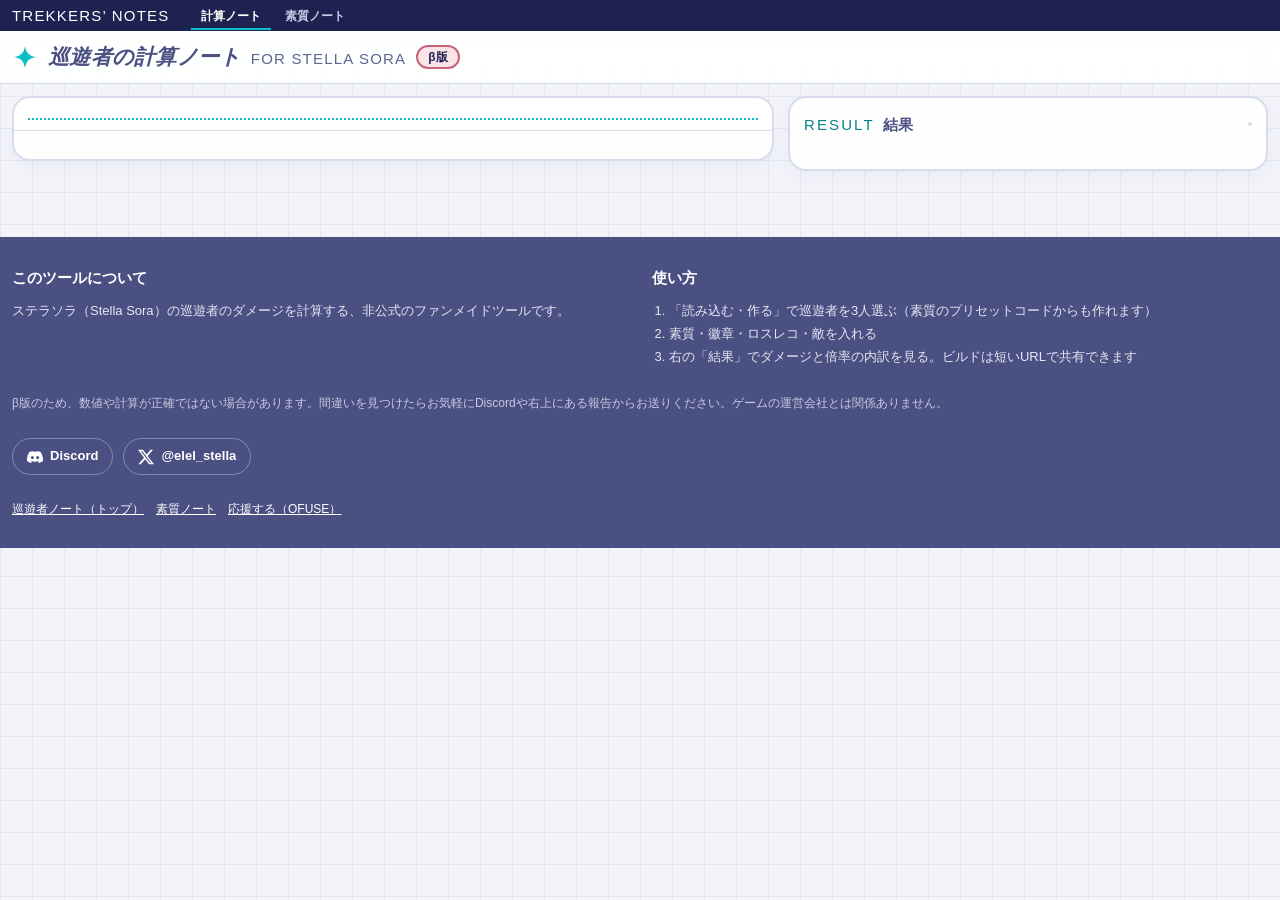
<file: index.html>
<!doctype html>
<html lang="ja">
<head>
<meta charset="utf-8">
<meta name="robots" content="noindex">
<link rel="canonical" href="https://sim.stella-tool.com/sim">
<title>巡遊者の計算ノート FOR STELLA SORA</title>
<!-- 検証用のページ（ウィロー側・光チーム）はなくし、計算ページ（sim.html）に統一した -->
<meta http-equiv="refresh" content="0; url=sim.html">
<link rel="icon" href="favicon.svg" type="image/svg+xml">
</head>
<body><p><a href="sim.html">巡遊者の計算ノートへ</a></p></body>
</html>
</file>
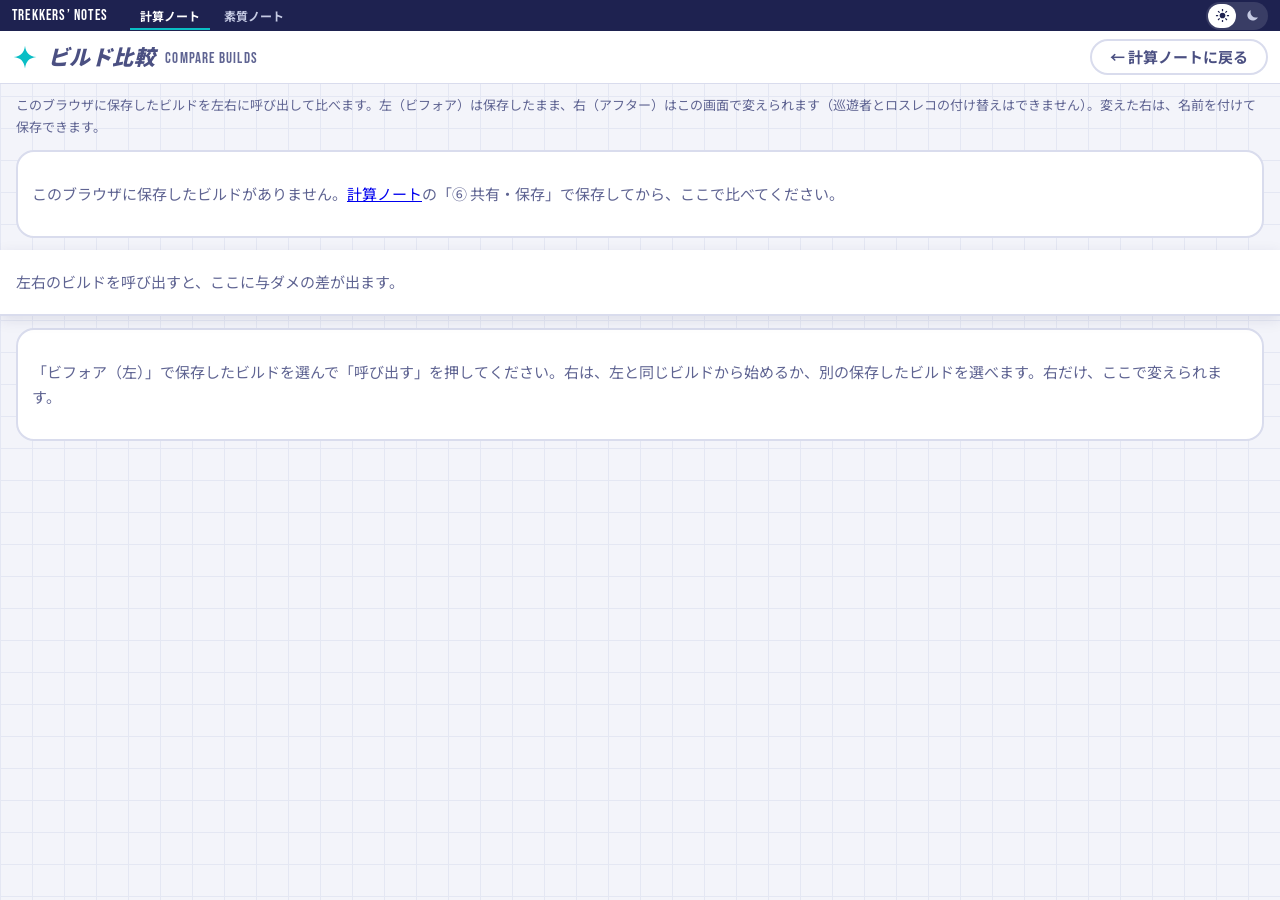
<file: compare.html>
<!doctype html>
<html lang="ja">
<head>
<meta charset="utf-8">
<meta name="viewport" content="width=device-width,initial-scale=1">
<title>ビルド比較 - 巡遊者の計算ノート</title>
<meta name="robots" content="noindex">
<link rel="stylesheet" href="https://fonts.googleapis.com/css2?family=Bebas+Neue&family=Noto+Sans+JP:wght@400;500;700;900&display=swap">
<link rel="icon" href="favicon.svg" type="image/svg+xml">
<script src="theme.js"></script>
<link rel="stylesheet" href="common.css">
<style>
  :root { --side-a: #6B7280; --side-b: #0A8F96; --df-bg: #FFF4D6; --df-line: #E9C46A; --up: #05626A; --down: #B3364F; }
  :root[data-theme="dark"] { --side-a: #A9AECF; --side-b: #3CCFD5; --df-bg: #3A3214; --df-line: #8A7330; --up: #5FE0C0; --down: #FF7F96; }
  body { padding-bottom: 40px; }
  /* 上の帯と見出し（計算ノートと同じ） */
  .notes-bar { background: var(--ink); font-size: 12px; line-height: 1; }
  .notes-bar .wrap { display: flex; align-items: center; gap: 4px; overflow-x: auto; scrollbar-width: none; }
  .notes-bar a { flex: none; display: block; padding: 8px 10px; color: #C5CAE3; font-weight: 700; text-decoration: none; white-space: nowrap; }
  .notes-bar a:hover { color: #fff; }
  .notes-bar a[aria-current] { color: #fff; box-shadow: inset 0 -2px var(--accent); }
  .notes-bar .nb-home { padding-left: 0; margin-right: 8px; font-family: var(--font-en); font-size: 15px; font-weight: 400; letter-spacing: .08em; color: #fff; }
  /* スマホでは、帯は「TREKKERS' NOTES（LPへ）」とライト・ダークの切り替えだけ（ほかのツールへはLPから。計算ノート・素質ノートで同じ） */
  @media (max-width: 640px) { .notes-bar a:not(.nb-home) { display: none; } }
  [data-theme="dark"] .notes-bar a:not([aria-current]):not(.nb-home):not(:hover) { color: #DADDF0; }
  .site-header .wrap { padding-top: 8px; padding-bottom: 8px; flex-wrap: wrap; }
  .logo-star { width: 26px; height: 26px; fill: var(--accent); flex: none; }
  .logo-h1 { margin: 0; font-size: inherit; font-weight: inherit; display: inline-flex; align-items: center; gap: 10px; }
  .wrap-c { max-width: 1680px; margin: 0 auto; padding: 0 16px; }
  .panel { background: var(--surface); border: 2px solid var(--border); border-radius: 18px; padding: 14px; margin: 12px 0; }
  .panel > h2 { margin: 0 0 8px; font-size: 15px; font-weight: 900; color: var(--indigo); }
  .muted { color: var(--muted); }
  .ng { color: var(--danger); }
  /* 呼び出し・保存 */
  #ctl { display: flex; flex-wrap: wrap; gap: 10px 22px; align-items: center; }
  #ctl .pick { display: flex; gap: 8px; align-items: center; }
  #ctl select, #ctl input[type=text] { min-height: 36px; border-radius: 10px; border: 2px solid var(--border); padding: 0 8px; background: var(--surface); color: var(--text); font: inherit; font-size: 14px; max-width: 280px; }
  #ctl .btn-add { min-height: 36px; padding: 0 14px; }
  #ctl .btn-add.pri { background: var(--indigo-fill); color: #fff; border-color: var(--indigo-fill); }
  #ctl .btn-add:disabled { opacity: .45; cursor: not-allowed; }
  #ctl .opts { gap: 14px; }
  #ctl .msg { flex-basis: 100%; font-size: 13px; font-weight: 700; color: var(--link); }
  #ctl .msg.ng { color: var(--danger); }
  .side { font-weight: 900; font-size: 13px; }
  .side-a { color: var(--side-a); }
  .side-b { color: var(--side-b); }
  .ck { display: inline-flex; gap: 4px; align-items: center; font-size: 13px; font-weight: 400; margin: 0; cursor: pointer; }
  .unitbar { display: inline-flex; border: 2px solid var(--border); border-radius: 999px; overflow: hidden; }
  .unitbar button { min-height: 28px; padding: 0 10px; border: 0; background: var(--surface); color: var(--indigo); font: inherit; font-size: 12px; font-weight: 700; cursor: pointer; }
  .unitbar button + button { border-left: 2px solid var(--border); }
  .unitbar button.on { background: var(--indigo-fill); color: #fff; }
  /* 固定の帯（上に固定） */
  #band { position: sticky; top: 0; z-index: 20; background: var(--surface); border-bottom: 2px solid var(--border); box-shadow: 0 4px 14px rgba(30,34,80,.10); }
  [data-theme="dark"] #band { background: rgba(27,30,56,.97); box-shadow: 0 4px 16px rgba(0,0,0,.35); }
  .band-in { max-width: 1680px; margin: 0 auto; padding: 8px 16px; display: flex; gap: 16px; align-items: center; min-height: 64px; }
  .tot { display: flex; flex-direction: column; min-width: 0; }
  .tot .nm { font-size: 12px; font-weight: 900; max-width: 170px; overflow: hidden; text-overflow: ellipsis; white-space: nowrap; }
  .tot b { font-size: 20px; font-weight: 900; color: var(--indigo); line-height: 1.2; font-variant-numeric: tabular-nums; }
  .arrow { color: var(--muted); font-weight: 900; }
  .dd { display: flex; flex-direction: column; align-items: center; padding: 2px 14px; border-radius: 12px; background: var(--surface-soft); }
  .dd span { font-size: 11px; color: var(--muted); font-weight: 700; }
  .dd b { font-size: 24px; font-weight: 900; line-height: 1.15; font-variant-numeric: tabular-nums; }
  .dd small { font-size: 11px; color: var(--muted); }
  .up, .dd.up b { color: var(--up); }
  .down, .dd.down b { color: var(--down); }
  em.up, em.down { font-style: normal; font-weight: 700; }
  .pms { display: grid; grid-template-columns: 1fr; gap: 0; font-size: 12px; min-width: 300px; }
  .pm { display: grid; grid-template-columns: 150px 1fr 58px; gap: 6px; align-items: baseline; }
  .pm span { color: var(--muted); font-weight: 700; overflow: hidden; text-overflow: ellipsis; white-space: nowrap; }
  .pm b { font-weight: 700; font-variant-numeric: tabular-nums; white-space: nowrap; }
  .pm em { font-style: normal; font-weight: 700; text-align: right; }
  .cds { flex: 1; min-width: 0; display: grid; grid-template-columns: repeat(auto-fill, minmax(300px, 1fr)); gap: 0 14px; font-size: 12px; align-content: center; }
  .cds-h { grid-column: 1 / -1; font-size: 11px; color: var(--muted); font-weight: 700; }
  .cd { display: grid; grid-template-columns: minmax(0, 1fr) auto 64px; gap: 6px; align-items: baseline; }
  .cd span { overflow: hidden; text-overflow: ellipsis; white-space: nowrap; }
  .cd b { font-weight: 500; font-variant-numeric: tabular-nums; white-space: nowrap; color: var(--muted); }
  .cd em { font-style: normal; font-weight: 900; text-align: right; color: var(--indigo); }
  /* 比較の表（左がビフォア、右がアフター） */
  table.cmp { width: 100%; border-collapse: collapse; table-layout: fixed; font-size: 13px; }
  table.cmp col.c1 { width: 300px; }
  table.cmp col.c4 { width: 110px; }
  table.cmp thead th { position: sticky; top: var(--band-h, 64px); z-index: 5; background: var(--surface); text-align: left; padding: 6px 8px; border-bottom: 2px solid var(--border-strong); font-size: 13px; overflow: hidden; text-overflow: ellipsis; white-space: nowrap; }
  table.cmp td { text-align: left; padding: 3px 8px; border-bottom: 1px solid var(--border); vertical-align: middle; overflow-wrap: anywhere; }
  table.cmp td.lb { color: var(--muted); font-weight: 700; }
  table.cmp td.va { color: var(--text); }
  table.cmp td.vb { color: var(--text); }
  table.cmp td.vd { text-align: right; font-weight: 900; color: var(--indigo); font-variant-numeric: tabular-nums; }
  table.cmp td .muted { font-size: 12px; margin-left: 4px; }
  table.cmp tr.sec th { text-align: left; padding: 10px 8px 6px; font-size: 15px; font-weight: 900; color: var(--indigo); border-bottom: 3px solid var(--elc, var(--border-strong)); }
  table.cmp tr.sub th { text-align: left; padding: 8px 8px 2px; font-size: 12px; font-weight: 900; color: var(--link); }
  table.cmp tr.df td { background: var(--df-bg); }
  table.cmp tr.df td.lb { box-shadow: inset 4px 0 0 var(--df-line); color: var(--text); }
  table.cmp tr.calc td.va, table.cmp tr.calc td.vb { font-variant-numeric: tabular-nums; }
  table.cmp tr.strong td { font-weight: 900; font-size: 14px; }
  table.cmp tr.warn td.vb { color: var(--danger); font-weight: 700; }
  table.cmp input[type=number] { text-align: left; width: 84px; min-height: 28px; padding: 0 6px; border-radius: 8px; border: 2px solid var(--border); background: var(--surface); color: var(--text); font: inherit; font-size: 13px; }
  table.cmp select { width: auto; min-height: 28px; max-width: 100%; padding: 0 4px; border-radius: 8px; border: 2px solid var(--border); background: var(--surface); color: var(--text); font: inherit; font-size: 13px; margin-right: 4px; }
  table.cmp td.vb select + select { margin-top: 2px; }
  table.ctab td.va .muted, table.ctab td.vb .muted { font-size: 11px; }
  .lead-c { margin: 10px 0 0; font-size: 13px; color: var(--muted); }
</style>
</head>
<body>
<nav class="notes-bar" aria-label="巡遊者ノートのツール"><div class="wrap">
  <a class="nb-home" href="https://stella-tool.com/" title="巡遊者ノート（トップ）">TREKKERS’ NOTES</a>
  <a href="sim.html" aria-current="true">計算ノート</a>
  <a href="https://preset.stella-tool.com/">素質ノート</a>
</div></nav>
<header class="site-header"><div class="wrap">
  <svg class="logo-star" aria-hidden="true" viewBox="0 0 24 24"><path d="M12 1.5C12.8 8 16 11.2 22.5 12 16 12.8 12.8 16 12 22.5 11.2 16 8 12.8 1.5 12 8 11.2 11.2 8 12 1.5z"></path></svg>
  <h1 class="logo-h1"><span class="logo-ja">ビルド比較</span><span class="logo-en">COMPARE BUILDS</span></h1>
  <span style="flex:1"></span>
  <a class="btn-add" href="sim.html" style="display:inline-flex;align-items:center;text-decoration:none;min-height:36px">← 計算ノートに戻る</a>
</div></header>
<div class="wrap-c">
  <p class="lead-c">このブラウザに保存したビルドを左右に呼び出して比べます。左（ビフォア）は保存したまま、右（アフター）はこの画面で変えられます（巡遊者とロスレコの付け替えはできません）。変えた右は、名前を付けて保存できます。</p>
  <div class="panel" id="ctl"></div>
</div>
<div id="band"></div>
<div class="wrap-c" id="rows"></div>
<script src="data/trekkers.js"></script>
<script src="data.js"></script>
<script src="data_sup.js"></script>
<script src="record_level.js"></script>
<script src="calc.js"></script>
<script src="data/sim_chars_auto.js"></script>
<script src="sim_data.js"></script>
<script src="data/spec_user.js"></script>
<script src="data/spec_draft.js"></script>
<script src="data/core_lv.js"></script>
<script src="data/heart_wiki.js"></script>
<script src="sim_pots.js"></script>
<script src="data/lr_auto.js"></script>
<script src="data/skill_ct.js"></script>
<script src="sim_lr.js"></script>
<script src="sim_engine.js"></script>
<script src="data/potential_ja.js"></script>
<script src="sim_contrib.js"></script>
<script src="compare.js"></script>
</body>
</html>
</file>
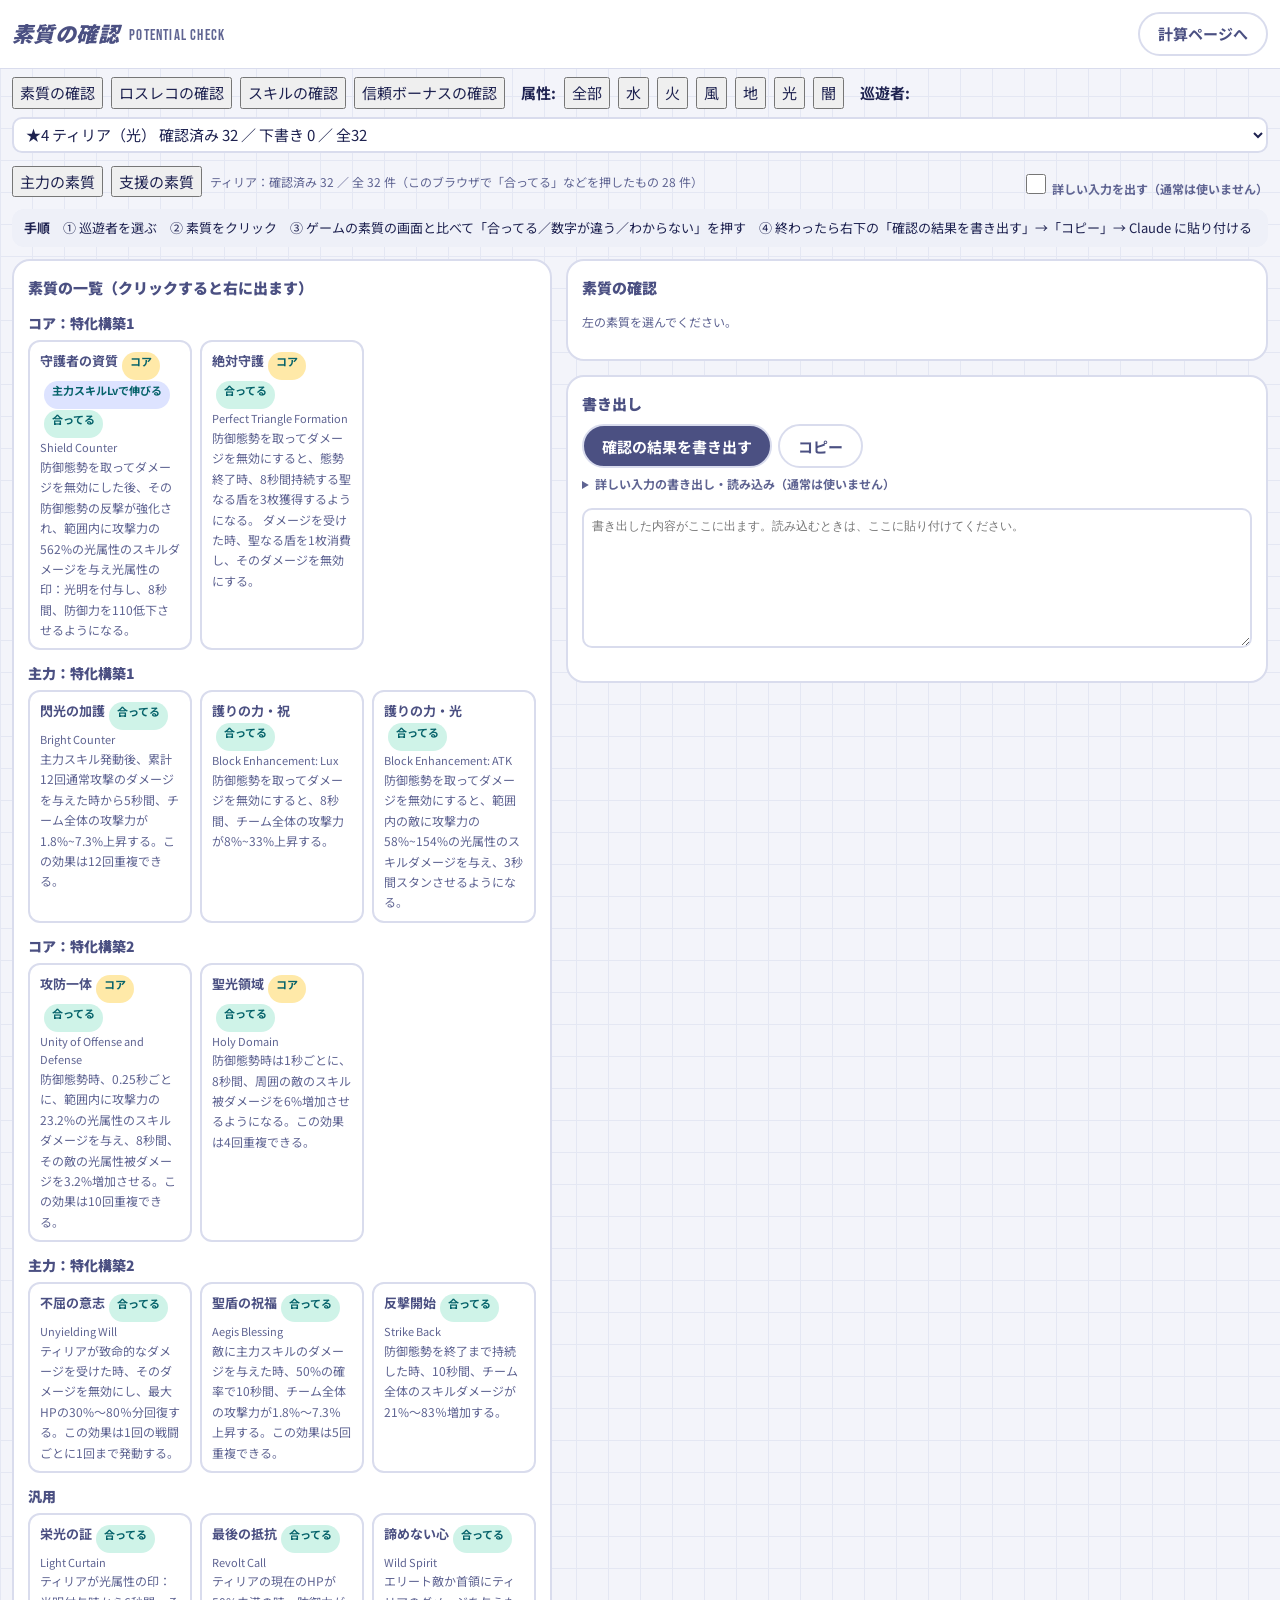
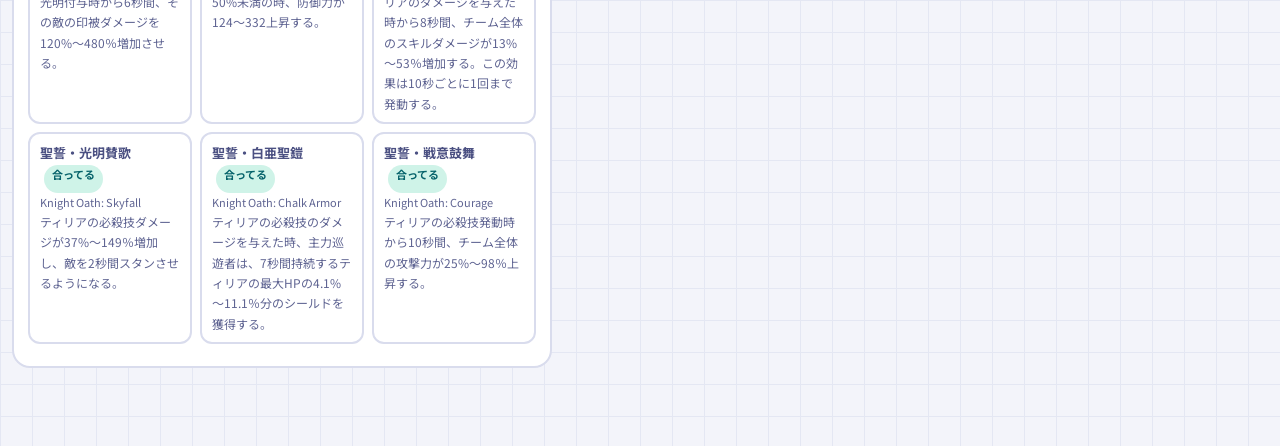
<file: edit.html>
<!doctype html>
<html lang="ja">
<head>
<meta charset="utf-8">
<meta name="robots" content="noindex, nofollow">
<meta name="viewport" content="width=device-width,initial-scale=1">
<title>素質の確認 - 巡遊者の計算ノート</title>
<link rel="stylesheet" href="https://fonts.googleapis.com/css2?family=Bebas+Neue&family=Noto+Sans+JP:wght@400;500;700;900&display=swap">
<link rel="icon" href="favicon.svg" type="image/svg+xml">
<link rel="stylesheet" href="common.css">
<style>
  .app { display: grid; grid-template-columns: minmax(0, 1fr) minmax(0, 1.3fr); gap: 14px; padding: 12px; align-items: start; }
  .panel { background: var(--surface); border: 2px solid var(--border); border-radius: 18px; padding: 14px; margin-bottom: 14px; }
  .panel > h2 { margin: 0 0 8px; font-size: 15px; font-weight: 900; color: var(--indigo); }
  .bar { display: flex; flex-wrap: wrap; gap: 8px; align-items: center; padding: 8px 12px 0; }
  .bar select { min-height: 36px; padding: 0 8px; border-radius: 10px; }
  .phead { font-size: 14px; font-weight: 900; color: var(--indigo); margin: 12px 0 4px; }
  .pgrid { display: grid; gap: 8px; margin: 4px 0 8px; }
  .pc { border: 2px solid var(--border); border-radius: 12px; padding: 8px 10px; font-size: 12px; background: var(--surface); cursor: pointer; }
  .pc:hover { background: var(--surface-soft); }
  .pc.sel { outline: 3px solid var(--accent); }
  .pc b { font-size: 13px; color: var(--indigo); }
  .pc .en { color: var(--muted); font-size: 11px; display: block; }
  .tag { display: inline-block; font-size: 11px; border-radius: 999px; padding: 0 8px; margin-left: 4px; font-weight: 700; }
  .t-none { background: var(--pink-soft); } .t-user { background: #CFF3E8; } .t-built { background: #DDE3FF; } .t-draft { background: #FFE3B0; } .t-core { background: #FFE9A8; }
  .fld { display: grid; grid-template-columns: 110px 1fr; gap: 4px 8px; align-items: center; margin: 4px 0; font-size: 13px; }
  .fld label { margin: 0; font-size: 12px; }
  .eff { border: 2px dashed var(--border-strong); border-radius: 12px; padding: 8px; margin: 8px 0; background: var(--surface-soft); }
  .eff select, .eff input[type=text], .eff input[type=number] { min-height: 32px; padding: 0 8px; border-radius: 8px; font-size: 13px; }
  .txt { white-space: pre-wrap; font-size: 12px; background: #f6f4ff; border-radius: 10px; padding: 8px; margin: 6px 0; }
  .muted { color: var(--muted); font-size: 12px; }
  table.lv { border-collapse: collapse; font-size: 12px; margin: 4px 0; } table.lv td, table.lv th { border: 1px solid var(--border); padding: 2px 6px; }
  textarea { width: 100%; min-height: 140px; font-family: monospace; font-size: 12px; border-radius: 10px; border: 2px solid var(--border); padding: 8px; }
  #side { position: sticky; top: 8px; max-height: calc(100vh - 16px); overflow-y: auto; }
  .ck { border: 2px solid var(--accent); border-radius: 12px; padding: 10px; margin: 8px 0; background: #FFFBEF; }
  .ck-h { font-weight: 900; color: var(--indigo); margin-bottom: 4px; }
  .ck-t input { width: 58px; min-height: 30px; padding: 0 6px; border-radius: 8px; border: 2px solid var(--border); }
  .ck-in { white-space: nowrap; text-align: center; }
  .ck-t th { text-align: center; }
  .ck-t .ck-key { background: #FFE9A8; }
  .ck-t td.ck-key input { border-color: #E3B27A; }
  .ck-u { font-weight: 700; color: var(--indigo); }
  .ck-b { display: flex; gap: 6px; flex-wrap: wrap; margin-top: 8px; }
  .ck-b .pri { background: var(--indigo); color: #fff; }
  .sl { display: flex; gap: 12px; flex-wrap: wrap; align-items: center; border: 2px solid var(--border); border-radius: 12px; padding: 8px 10px; margin: 4px 0 8px; }
  .sl select { min-height: 30px; border-radius: 8px; border: 2px solid var(--border); }
  .sl .muted { flex-basis: 100%; }
  .ck-ok { background: #CFF3E8; } .ck-diff { background: #FFD6D6; } .ck-unk { background: #FFE3B0; }
  .cx-t input { width: 50px; }
  .cx-t td { padding: 1px 4px; }
  .cx-t tr.cx-top td { border-top: 2px solid var(--border-strong); }
  .cx-k { font-size: 11px; color: var(--muted); white-space: nowrap; }
  .cx-ref { color: #6A5ACD; }
  .cx-fix { font-weight: 700; color: #1F7A5C; background: #E6F7F0; } .cx-est { font-style: italic; color: #5B8F7E; }
  .cx-j { font-size: 12px; }
  .cx-wiki { color: var(--muted); font-size: 10px; }
  .cx-pick { border: 1px solid var(--border); background: var(--surface); border-radius: 6px; padding: 1px 6px; font-size: 12px; cursor: pointer; min-width: 40px; }
  .cx-pick:hover { background: #FFE9A8; }
  .cx-pick-ref { color: #6A5ACD; }
  .cx-all { border: 1px solid var(--border); background: #fff; border-radius: 6px; font-size: 10px; padding: 0 4px; cursor: pointer; }
  input.cx-man { background: #FFE3C2; border-color: #E0A060 !important; }
  .cx-good { color: #1F7A5C; font-weight: 700; } .cx-bad { color: #C0392B; font-weight: 700; }
  input.cx-ok { background: #D4F5E6; border-color: #57B894 !important; } input.cx-ng { background: #FFD6D6; border-color: #E07070 !important; } input.cx-new { background: #DCEBFF; border-color: #7FA8E0 !important; }
  .steps { margin: 6px 12px 0; padding: 8px 12px; border-radius: 12px; background: var(--surface-soft); font-size: 13px; }
</style>
</head>
<body>
<header class="site-header"><div class="wrap">
  <span class="logo-ja">素質の確認</span><span class="logo-en">POTENTIAL CHECK</span>
  <span style="flex:1"></span>
  <a class="btn-add" href="sim.html" style="display:inline-flex;align-items:center;text-decoration:none">計算ページへ</a>
</div></header>
<div class="bar" id="bar"></div>
<div class="steps" id="steps"><b>手順</b>　① 巡遊者を選ぶ　② 素質をクリック　③ ゲームの素質の画面と比べて「合ってる／数字が違う／わからない」を押す　④ 終わったら右下の「確認の結果を書き出す」→「コピー」→ Claude に貼り付ける</div>
<div class="app">
  <div id="left"><div class="panel"><h2>素質の一覧（クリックすると右に出ます）</h2><div id="list"></div></div></div>
  <div id="side">
    <div class="panel" id="editor"><h2>素質の確認</h2><p class="muted">左の素質を選んでください。</p></div>
    <div class="panel"><h2>書き出し</h2>
      <div style="display:flex;gap:6px;flex-wrap:wrap;margin-bottom:6px"><button class="btn-add" data-act="ckexport" style="background:var(--indigo);color:#fff">確認の結果を書き出す</button><button class="btn-add" data-act="copy">コピー</button></div>
      <details style="margin-bottom:6px"><summary class="muted">詳しい入力の書き出し・読み込み（通常は使いません）</summary>
      <div style="display:flex;gap:6px;flex-wrap:wrap;margin:6px 0"><button class="btn-add" data-act="export">効果の入力を書き出す（全員分）</button><button class="btn-add" data-act="import">貼り付けた内容を読み込む</button><button class="btn-add" data-act="clear">この巡遊者の入力を消す</button></div></details>
      <textarea id="io" placeholder="書き出した内容がここに出ます。読み込むときは、ここに貼り付けてください。"></textarea>
      <p class="muted" id="iomsg"></p>
    </div>
  </div>
</div>
<script src="data/trekkers.js"></script>
<script src="est.js"></script>
<script src="data/trekkers_new.js"></script>
<script src="data.js"></script>
<script src="data_sup.js"></script>
<script src="record_level.js"></script>
<script src="calc.js"></script>
<script src="data/sim_chars_auto.js"></script>
<script src="sim_data.js"></script>
<script src="data/core_lv.js"></script>
<script src="sim_pots.js"></script>
<script src="data/potential_ja.js?v=20261109h"></script>
<script src="data/trekker_ja.js"></script>
<script src="data/spec_user.js"></script>
<script src="data/spec_draft.js"></script>
<script src="data/potentials_jp.js?v=20261109h"></script>
<script src="data/pot_check.js?v=20261118010000"></script>
<script src="data/lr_check.js?v=20261114010000"></script>
<script src="data/lr_auto.js"></script>
<script src="data/lr_new.js"></script>
<script src="data/skill_ct.js"></script>
<script src="sim_lr.js"></script>
<script src="edit_cmp.js?v=20261109za"></script>
<script src="edit_lr.js?v=20261110163628"></script>
<script src="edit_sk.js?v=20261113a"></script>
<script src="edit_ui.js?v=20261113a"></script>
</body>
</html>
</file>
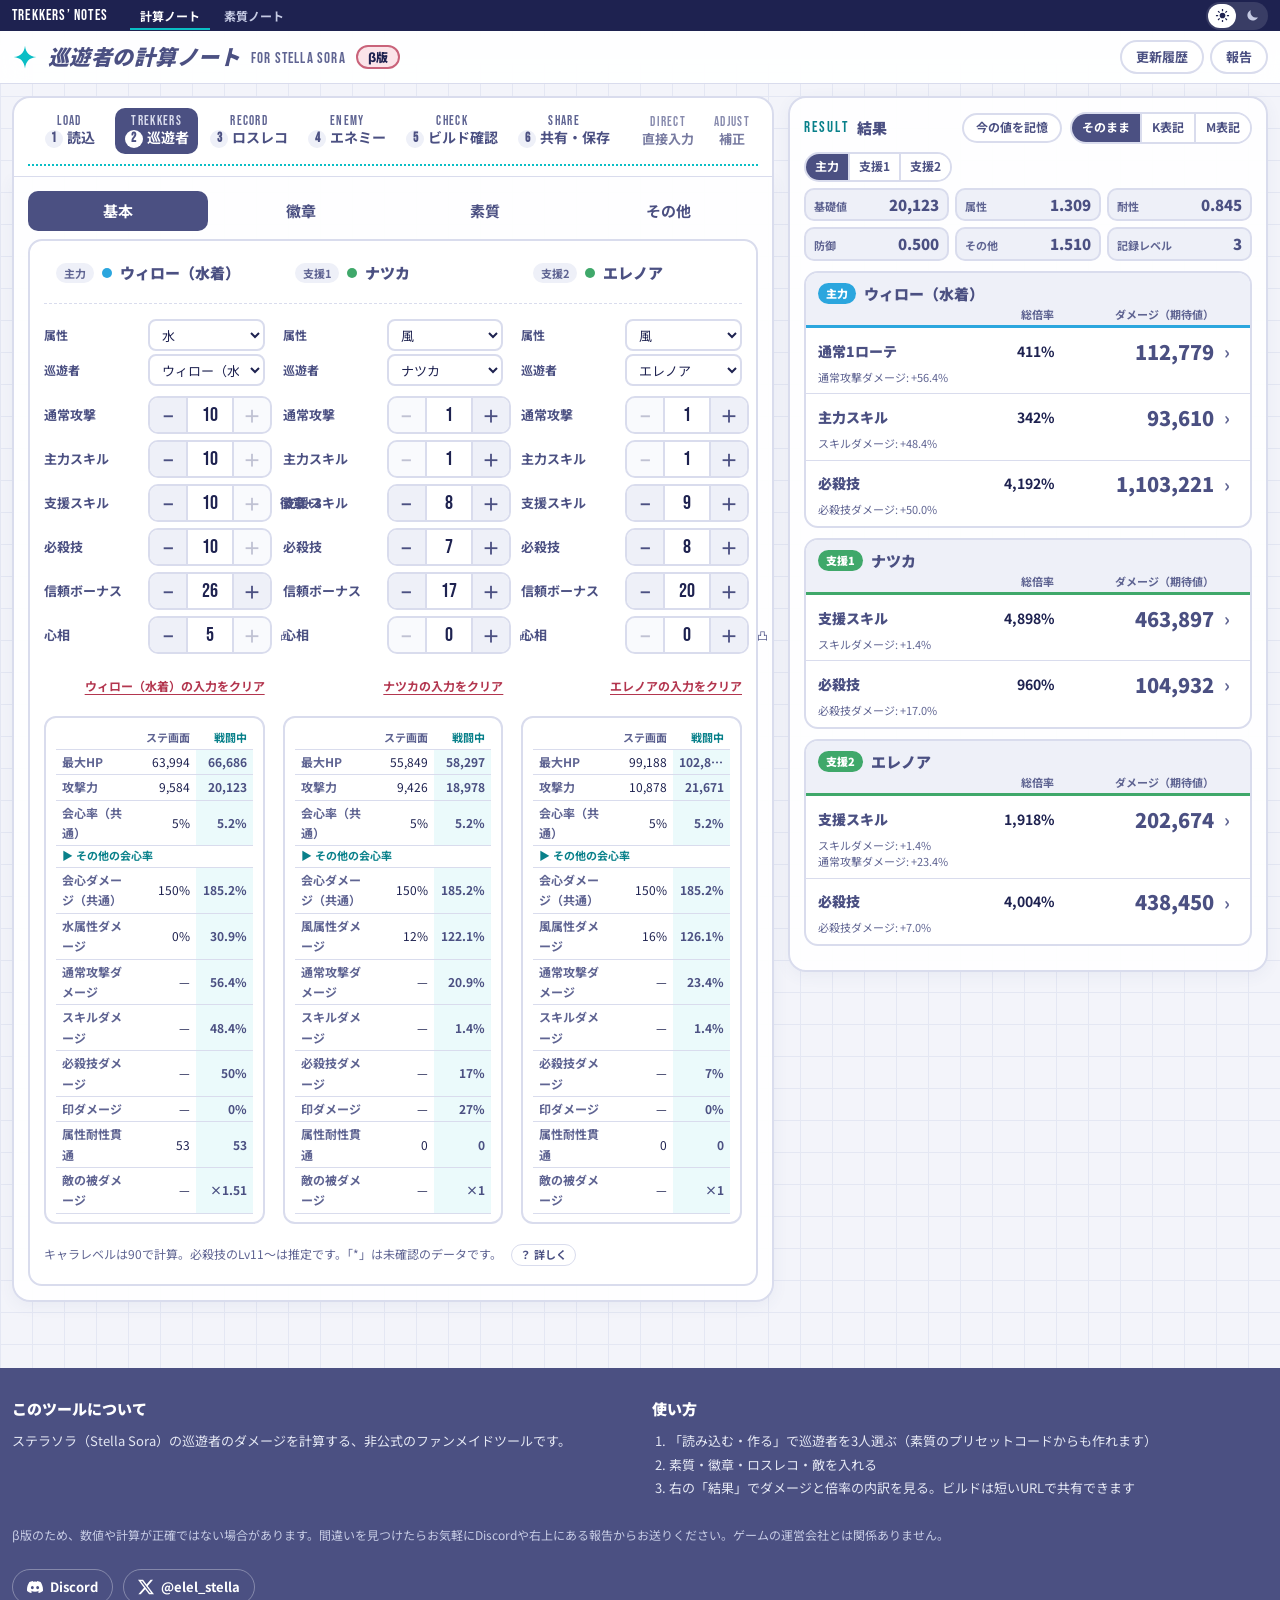
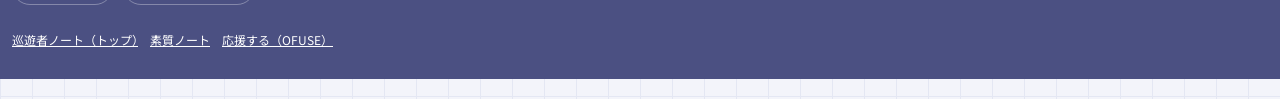
<file: sim.html>
<!doctype html>
<html lang="ja">
<head>
<meta charset="utf-8">
<meta name="viewport" content="width=device-width,initial-scale=1">
<title>巡遊者の計算ノート FOR STELLA SORA</title>
<meta name="description" content="ステラソラ（Stella Sora）の巡遊者のダメージを、素質・徽章・ロスレコ・音符まで入れて計算する非公式ツール。ビルドを短いURLで共有できます。">
<link rel="canonical" href="https://sim.stella-tool.com/sim">
<meta property="og:type" content="website">
<meta property="og:url" content="https://sim.stella-tool.com/sim">
<meta property="og:locale" content="ja_JP">
<meta property="og:site_name" content="巡遊者の計算ノート">
<meta property="og:title" content="巡遊者の計算ノート FOR STELLA SORA">
<meta property="og:description" content="素質・徽章・ロスレコ・音符まで入れて、巡遊者のダメージを計算する非公式ツール">
<meta property="og:image" content="https://sim.stella-tool.com/og.png">
<meta name="twitter:card" content="summary_large_image">
<script type="application/ld+json">{"@context": "https://schema.org", "@type": "WebApplication", "name": "巡遊者の計算ノート", "alternateName": "巡遊者の計算ノート FOR STELLA SORA", "url": "https://sim.stella-tool.com/sim", "description": "ステラソラ（Stella Sora）の巡遊者のダメージを、素質・徽章・ロスレコ・音符まで入れて計算する非公式ツール。ビルドを短いURLで共有できます。", "applicationCategory": "GameApplication", "operatingSystem": "Web", "inLanguage": "ja", "isAccessibleForFree": true, "offers": {"@type": "Offer", "price": "0", "priceCurrency": "JPY"}}</script>
<link rel="stylesheet" href="https://fonts.googleapis.com/css2?family=Bebas+Neue&family=Noto+Sans+JP:wght@400;500;700;900&display=swap">
<link rel="icon" href="favicon.svg" type="image/svg+xml">
<script src="theme.js"></script>
<link rel="stylesheet" href="common.css">
<style>
  body { padding-bottom: 20px; }
  .app { display: grid; grid-template-columns: minmax(0, 1fr) 560px; gap: 14px; padding: 12px; align-items: start; width: 100%; box-sizing: border-box; max-width: 1920px; margin: 0 auto; }   /* body は縦の flex なので width: 100% がないと中身の幅で縮む。横に広い画面でも広がりすぎないように、1920px までで真ん中に寄せる */
  .site-header .wrap, .notes-bar .wrap, .site-footer .wrap { max-width: 1920px; margin: 0 auto; }
  .panel { background: var(--surface); border: 2px solid var(--border); border-radius: 18px; padding: 14px; margin-bottom: 14px; }
  .panel > h2 { margin: 0 0 8px; font-size: 15px; font-weight: 900; color: var(--indigo); display: flex; gap: 8px; align-items: baseline; }
  .unitbar { display: inline-flex; border: 2px solid var(--border); border-radius: 999px; overflow: hidden; align-self: center; }
  .unitbar button { min-height: 28px; padding: 0 10px; border: 0; background: #fff; color: var(--indigo); font: inherit; font-size: 12px; font-weight: 700; cursor: pointer; }
  .unitbar button + button { border-left: 2px solid var(--border); }
  .unitbar button.on { background: #4B5082; color: #fff; }
  .panel > h2 .en { font-family: var(--font-en); font-weight: 400; font-size: 13px; letter-spacing: .14em; color: var(--link); }
  /* 手順のタブと共通の倍率（スクロールしても見出しの下に残す） */
  .navp { position: relative; z-index: 25; padding: 10px 14px; }   /* 手順のタブと共通の倍率は、ページと一緒にスクロールする（ユーザーの指定 2026-11-11） */
  .navp .tabs { margin: 0; }
  .mline { display: flex; gap: 10px; align-items: center; }
  /* 共通の倍率は、結果の欄の上（2026-11-22 ユーザー）。幅が狭いので 3つずつ2段 */
  .res-mline { flex-direction: column; align-items: stretch; gap: 6px; margin: 0 0 10px; }
  .res-mline .ml-items { grid-template-columns: repeat(3, minmax(0, 1fr)); }
  .ml-h { flex: none; display: flex; align-items: center; gap: 8px; }
  .ml-who button { min-height: 26px; padding: 0 9px; }
  .ml-items { flex: 1; min-width: 0; display: grid; grid-template-columns: repeat(6, minmax(0, 1fr)); gap: 6px; }
  .mi { min-width: 0; display: flex; align-items: baseline; justify-content: space-between; gap: 6px; padding: 2px 10px; border-radius: 10px; background: var(--surface-soft); border: 2px solid var(--border); cursor: help; }
  .mi span { font-size: 12px; font-weight: 700; color: var(--muted); white-space: nowrap; overflow: hidden; text-overflow: ellipsis; }
  .mi b { font-size: 16px; font-weight: 900; color: var(--indigo); font-variant-numeric: tabular-nums; white-space: nowrap; }
  /* 記録レベル（「その他」の右）。マウスを重ねるか、押すと詳しい中身を出す */
  .mi-rec { position: relative; font: inherit; cursor: pointer; text-align: left; }
  .mi-rec .recpop { display: none; position: absolute; top: calc(100% + 6px); right: 0; z-index: 50; width: 300px; padding: 10px 12px; border-radius: 12px; background: var(--surface); border: 2px solid var(--border); box-shadow: 0 6px 20px rgba(0,0,0,.15); font-size: 12px; line-height: 1.6; color: var(--text); white-space: normal; cursor: default; }
  .mi-rec .recpop b { font-size: 13px; color: var(--indigo); }
  .mi-rec .recpop div { margin-top: 4px; }
  .mi-rec.open .recpop { display: block; }
  @media (hover: hover) { .mi-rec:hover .recpop { display: block; } }
  /* タブの中身: 見出し付きのカードに分けて2列に並べる（横いっぱいのものは .full） */
  .secg { display: grid; grid-template-columns: repeat(2, minmax(0, 1fr)); gap: 12px; align-items: start; }
  .secg > .full { grid-column: 1 / -1; }
  .sec-col { display: flex; flex-direction: column; gap: 12px; min-width: 0; }
  .sec { min-width: 0; border: 2px solid var(--border); border-radius: 14px; padding: 12px 14px; background: var(--surface); }
  .sec > h3 { margin: 0 0 10px; font-size: 15px; font-weight: 900; color: var(--indigo); display: flex; align-items: baseline; gap: 10px; flex-wrap: wrap; }
  .sec h3 .h-sub { font-size: 12px; font-weight: 400; color: var(--muted); }
  .sec .ld-line, .sec .ld-row { max-width: none; margin: 0 0 6px; }
  .sec .sh-line { margin: 0 0 6px; }
  .sec .help { margin: 4px 0 0; }
  .sec > select { width: 100%; }
  .sec .bl-t { max-width: none; }
  .sec .bl-t td.bl-b { width: auto; }
  .codebox { width: 100%; box-sizing: border-box; margin: 0 0 6px; padding: 8px 10px; border: 2px solid var(--border); border-radius: 10px; background: #fff; color: var(--text); font-family: monospace; font-size: 12px; resize: vertical; }
  /* 条件を指定してビルドを作る（試作） */
  .wz-list { display: grid; grid-template-columns: repeat(auto-fill, minmax(320px, 1fr)); gap: 6px; max-height: calc(100vh - 360px); overflow-y: auto; padding: 2px; }
  .wz-lr { display: grid; grid-template-columns: 20px 24px minmax(0, 1fr) auto; gap: 8px; align-items: center; padding: 6px 10px; border: 2px solid var(--border); border-radius: 12px; background: var(--surface); cursor: pointer; margin: 0; font-weight: 400; }
  .wz-lr.on { border-color: var(--accent); background: var(--dmg-soft); }
  .wz-n { font-family: var(--font-en); color: var(--muted); text-align: center; }
  .wz-nm { min-width: 0; font-weight: 700; color: var(--indigo); }
  .wz-nm small { display: block; font-size: 11px; font-weight: 400; color: var(--muted); }
  .wz-lr b { color: #05626A; font-variant-numeric: tabular-nums; }
  .wz-pots { margin: 0; padding: 0; list-style: none; font-size: 13px; }
  .wz-pots li { display: flex; justify-content: space-between; gap: 8px; padding: 3px 0; border-bottom: 1px dashed var(--border); flex-wrap: wrap; }
  .wz-pots li small { flex-basis: 100%; font-size: 11px; color: var(--muted); }
  .wz-pots b { font-variant-numeric: tabular-nums; color: var(--indigo); }
  /* オススメ強化ポイント（β版） */
  .beta-s { display: inline-flex; align-items: center; min-height: 18px; padding: 0 8px; border-radius: 999px; background: var(--pink-soft); border: 2px solid var(--pink-line); color: var(--text); font-size: 11px; font-weight: 900; }
  .up-f { display: flex; flex-wrap: wrap; gap: 6px; margin: 0 0 8px; }
  .up-f button { min-height: 28px; padding: 0 12px; border-radius: 999px; border: 2px solid var(--border); background: var(--surface); color: var(--indigo); font: inherit; font-size: 12px; font-weight: 700; cursor: pointer; }
  .up-f button:hover { border-color: var(--indigo); }
  .up-f button.on { background: var(--indigo-fill); border-color: var(--indigo-fill); color: #fff; }
  .up-list { margin: 0; padding: 0; list-style: none; counter-reset: up; }
  .up-list li { counter-increment: up; display: grid; grid-template-columns: 28px 76px minmax(0, 1fr) 72px auto; gap: 10px; align-items: center; padding: 6px 0; border-top: 1px solid var(--border); font-size: 13px; }
  .up-list li:first-child { border-top: 0; }
  .up-list li::before { content: counter(up); font-family: var(--font-en); font-size: 18px; color: var(--indigo); text-align: center; }
  .up-k { justify-self: start; font-size: 11px; font-weight: 900; padding: 1px 8px; border-radius: 999px; background: var(--surface-soft); color: var(--indigo); border: 1px solid var(--border-strong); white-space: nowrap; }
  .up-l { min-width: 0; }
  .up-g { text-align: right; font-size: 15px; font-weight: 900; color: #05626A; font-variant-numeric: tabular-nums; }
  .up-list .btn-add { min-height: 30px; padding: 0 12px; font-size: 12px; }
  @media (max-width: 860px) { .up-list li { grid-template-columns: 22px minmax(0, 1fr) auto; gap: 4px 8px; } .up-k { grid-column: 2; } .up-l { grid-column: 2; } .up-g { grid-column: 3; grid-row: 1; } .up-list .btn-add { grid-column: 3; grid-row: 2; } .up-list li::before { grid-row: 1 / 3; } }
  .lr-g { grid-template-columns: minmax(0, 3fr) minmax(0, 2fr); }
  .lr-g .lr-cols { max-width: none; }
  .lr-sub { margin-top: 8px; padding-top: 4px; border-top: 1px dashed var(--border); }
  .cnt-list .fld { grid-template-columns: minmax(0, 1fr) auto; }
  .cnt-list .fld > div { display: flex; align-items: center; justify-content: flex-end; }
  .cnt-max { display: inline-block; width: 52px; margin-left: 6px; white-space: nowrap; }
  .adj-list .fld { grid-template-columns: 200px minmax(0, 1fr); }
  .adj-t td, .adj-t th { padding: 3px 6px; text-align: left; }
  .adj-t input[type=number], .adj-list input[type=number], .man-g input[type=number] { min-height: 32px; }
  .sec .man-g { grid-template-columns: repeat(auto-fill, minmax(320px, 1fr)); gap: 6px 20px; }
  .man-g .fld { grid-template-columns: 170px minmax(0, 1fr); }
  .rot-box .fld { grid-template-columns: 96px minmax(0, 1fr); align-items: start; }
  .rot-box .fld > label { padding-top: 10px; }
  .rot-box .fld > div > .muted { display: block; margin-top: 2px; }
  .tile { border: 2px solid var(--border-strong); border-radius: 14px; padding: 8px 10px; background: var(--surface-soft); text-align: center; min-height: 66px; }
  .tile span { display: block; font-size: 12px; font-weight: 700; color: var(--muted); }
  .tile b { display: block; font-size: 20px; font-weight: 900; color: var(--indigo); line-height: 1.3; }
  .tile small { display: block; font-size: 11px; color: var(--muted); line-height: 1.3; }
  /* ダメージのタイルは、ほかのピンクより淡い色（枠も） */
  :root { --dmg-soft: #FDF1F4; --dmg-line: #EEC3CD; }
  .tile.pink { background: var(--dmg-soft); border-color: var(--dmg-line); cursor: pointer; }
  .tile.pink:hover { background: #FBE6EB; }
  .tile.sel { outline: 3px solid var(--accent); }
  /* 選択ボタン */
  .sel-row { display: flex; flex-wrap: wrap; gap: 8px; margin: 4px 0; }
  .sbtn { min-height: 38px; padding: 0 14px; border-radius: 12px; border: 2px solid var(--pink-line); background: var(--pink-soft); font-weight: 700; color: var(--text); cursor: pointer; }
  .sbtn:hover { background: #f8d3db; }
  .sbtn.on { background: var(--indigo-fill); color: #fff; border-color: var(--indigo-fill); }
  .obtn { min-height: 34px; padding: 0 12px; border-radius: 10px; border: 2px solid #E3B27A; background: #FDEBD3; font-weight: 700; cursor: pointer; width: 100%; }
  .obtn:hover { background: #fbddb4; }
  .obtn.on { background: var(--indigo-fill); color: #fff; border-color: var(--indigo-fill); }
  /* 表示エリア */
  .cols3 { display: grid; grid-template-columns: repeat(auto-fit, minmax(260px, 1fr)); gap: 12px; }   /* 幅が足りないときは折り返す（ステータスの表が切れないように） */
  .chcol { border: 2px solid var(--border); border-radius: 14px; padding: 10px; }
  .chcol h3 { margin: 0 0 6px; font-size: 15px; color: var(--indigo); display: flex; gap: 6px; align-items: center; }
  .fld { display: grid; grid-template-columns: 112px 1fr; gap: 4px 8px; align-items: center; margin: 3px 0; font-size: 13px; }
  .fld label { margin: 0; font-size: 12px; }
  .dir-col .fld { grid-template-columns: 150px minmax(0, 1fr); }   /* 直接入力: ラベルを改行しない */
  .dir-col .fld label { white-space: nowrap; }
  .fld input[type=number], .fld select { min-height: 32px; padding: 0 8px; border-radius: 8px; }
  .card-t { width: 100%; font-size: 12px; margin-top: 0; table-layout: fixed; }
  .card-t td:nth-child(1) { width: 112px; }
  .card-t td:nth-child(2) { width: 84px; }
  .box { border: 2px solid var(--border); border-radius: 12px; padding: 8px 10px; margin-top: 8px; background: var(--surface); }
  .card-t td, .card-t th { padding: 2px 6px; }
  .card-t td:first-child { color: var(--muted); font-weight: 700; }
  .wide { border: 2px solid var(--border); border-radius: 14px; padding: 12px; }
  .wide h3 { margin: 0 0 8px; font-size: 16px; color: var(--indigo); }
  .add-g { display: grid; grid-template-columns: repeat(3, minmax(0, 1fr)); gap: 8px 24px; margin-top: 8px; }
  .add-t { font-size: 12px; font-weight: 700; color: var(--muted); margin: 0 0 4px; padding-bottom: 3px; border-bottom: 1px dashed var(--border); }
  .add-r { display: grid; grid-template-columns: 140px 96px 20px; justify-content: start; align-items: center; gap: 6px; margin: 4px 0; font-size: 13px; font-weight: 700; color: var(--indigo); }
  .add-r span { white-space: nowrap; overflow: hidden; text-overflow: ellipsis; }
  .add-r input { width: 100%; min-height: 32px; padding: 0 8px; border-radius: 8px; text-align: right; }
  .add-r i { font-style: normal; font-size: 12px; color: var(--muted); }
  @media (max-width: 1280px) { .add-g { grid-template-columns: repeat(2, minmax(0, 1fr)); } }
  .grid-in { display: grid; grid-template-columns: repeat(auto-fill, minmax(210px, 1fr)); gap: 6px 14px; }
  .pot { border: 2px solid var(--border); border-radius: 12px; padding: 8px 10px; font-size: 12px; background: var(--surface); }
  .pot.core { border-color: var(--pink-line); }
  .pot b { font-size: 13px; color: var(--indigo); }
  .pot .lv { display: flex; gap: 6px; align-items: center; margin-top: 4px; }
  .pot .lv input[type=number] { width: 70px; min-height: 28px; }
  .tag-ok { font-size: 11px; background: var(--tag-bg); color: var(--tag-text); border-radius: 999px; padding: 0 8px; font-weight: 700; margin-left: 4px; }
  .ch-clr { display: flex; justify-content: flex-end; align-items: center; gap: 6px; margin-top: 6px; flex-wrap: wrap; }
  .ch-clr .btn-add { font-size: 12px; padding: 2px 10px; }
  .ch-clr .muted { font-size: 12px; }
  .hint-tip { position: relative; display: inline-block; font-size: 11px; font-weight: 700; color: var(--text); background: var(--surface-soft); border: 1px solid var(--border-strong); border-radius: 999px; padding: 0 8px; margin-left: 4px; cursor: help; }
  .hint-tip::before { content: "？"; margin-right: 2px; opacity: .7; }
  .hint-pop { display: none; position: absolute; left: 0; top: calc(100% + 6px); z-index: 50; width: 360px; padding: 8px 10px; font-size: 12px; font-weight: 400; line-height: 1.6; color: #fff; background: #333a4d; border-radius: 6px; box-shadow: 0 4px 12px rgba(0,0,0,.2); }
  .hint-tip:hover .hint-pop, .hint-tip:focus .hint-pop { display: block; }
  button.hint-tip { font-family: inherit; line-height: 1.6; }
  button.hint-tip .hint-pop, button.hint-tip:hover .hint-pop, button.hint-tip:focus .hint-pop { display: none; }   /* 「使い方」はポップアップ（hintDlg）で出す */
  .hint-dlg { width: min(560px, calc(100vw - 24px)); }
  .hint-ul { margin: 10px 0 0; padding-left: 1.2em; line-height: 1.8; font-size: 14px; }
  .hint-ul li { margin: 0 0 4px; }
  .beta { position: relative; }
  .beta .hint-pop { width: 400px; }
  .beta:hover .hint-pop, .beta:focus .hint-pop { display: block; }
  .tag-ng { font-size: 11px; background: var(--pink-soft); color: var(--text); border-radius: 999px; padding: 0 8px; font-weight: 700; margin-left: 4px; }
  /* 結果 */
  /* 結果: 巡遊者ごとのカードに、攻撃ごとの行（名前・倍率・ダメージ・比較）。押すと内訳 */
  .rs-score { display: flex; flex-wrap: wrap; align-items: baseline; justify-content: space-between; gap: 2px 12px; margin-bottom: 10px; padding: 10px 14px; border: 2px solid var(--border); border-radius: 14px; background: var(--surface-soft); cursor: help; }
  .rs-score span { font-size: 15px; font-weight: 900; color: var(--indigo); }
  .rs-score small { flex-basis: 100%; font-size: 11px; color: var(--muted); }
  .rs-score b { font-size: 22px; font-weight: 900; color: var(--indigo); font-variant-numeric: tabular-nums; }
  .rs-card { border: 2px solid var(--border); border-radius: 14px; background: var(--surface); margin-bottom: 10px; overflow: hidden; }
  /* 巡遊者の見出し: 1段目に名前、2段目に列の名前（倍率・ダメージ・比較を、それぞれの列の上に） */
  .rs-row.rs-h { margin: 0; row-gap: 2px; padding-bottom: 4px; align-items: end; font-size: 15px; font-weight: 900; color: var(--indigo); border-top: 0; border-bottom: 3px solid var(--elc); background: var(--surface-soft); cursor: default; }
  .rs-row.rs-h:hover { background: var(--surface-soft); }
  .rs-hn { grid-column: 1 / -1; min-width: 0; display: flex; align-items: center; gap: 8px; white-space: nowrap; overflow: hidden; text-overflow: ellipsis; }
  .rs-h .rs-mult { grid-column: 2; } .rs-h .rs-dmg { grid-column: 3; } .rs-h > span:last-child { grid-column: 4; }
  .rs-h .rs-ch { font-size: 11px; font-weight: 700; color: var(--muted); white-space: nowrap; line-height: 1.2; }
  .rs-slot { font-size: 11px; font-weight: 900; padding: 1px 8px; border-radius: 999px; background: var(--elc); color: #fff; }
  /* 列: 名前・総倍率・ダメージ・›。行と内訳で同じ列の幅・右の余白にして、数字の右端をそろえる */
  :root { --rs-cols: minmax(0, 1fr) 84px 150px 14px; --rs-gap: 10px; --rs-pr: 12px; }
  .rs-grid, .rs-row { display: grid; grid-template-columns: var(--rs-cols); column-gap: var(--rs-gap); }
  .rs-row { row-gap: 2px; align-items: center; width: 100%; padding: 8px var(--rs-pr) 8px 12px; border: 0; border-top: 1px solid var(--border); background: transparent; color: var(--text); font: inherit; text-align: left; cursor: pointer; }
  .rs-row:first-of-type { border-top: 0; }
  .rs-row:hover { background: var(--dmg-soft); }
  .rs-row.sel { background: var(--dmg-soft); box-shadow: inset 4px 0 0 var(--accent); }
  .rs-sub { grid-column: 1 / 3; display: flex; flex-wrap: wrap; gap: 0 1em; font-size: 11px; color: var(--muted); line-height: 1.5; }
  .rs-v { white-space: nowrap; font-variant-numeric: tabular-nums; }
  .rs-nm { min-width: 0; font-size: 14px; font-weight: 900; color: var(--indigo); }
  .rs-mult { text-align: right; font-size: 14px; font-weight: 700; color: var(--text); font-variant-numeric: tabular-nums; }
  .rs-dmg { min-width: 0; text-align: right; font-size: 20px; font-weight: 900; color: var(--indigo); font-variant-numeric: tabular-nums; line-height: 1.2; }
  .rs-cmp { display: block; text-align: right; font-size: 12px; font-weight: 900; line-height: 1.5; }
  .rs-row > .rs-cmp { grid-column: 3; grid-row: 2; align-self: baseline; }   /* 比較は、下段の行のダメージの列に（下段の文字と高さをそろえる） */
  .rs-cmp.up { color: #05626A; } .rs-cmp.down { color: var(--danger); }
  .rs-go { color: var(--muted); font-size: 18px; font-weight: 700; }
  /* 内訳（押した行のすぐ下） */
  .rs-drill { padding: 2px var(--rs-pr) 8px 24px; background: var(--dmg-soft); box-shadow: inset 4px 0 0 var(--accent); }
  .rs-dh { padding: 6px 0 3px; border-bottom: 1px solid var(--border); font-size: 11px; font-weight: 700; color: var(--muted); }
  .rs-dh > span, .rs-dh .rs-mult, .rs-dh .rs-dmg { white-space: nowrap; font-size: 11px; font-weight: 700; color: var(--muted); }
  .rs-dr .rs-mult { white-space: nowrap; }
  .rs-dr { row-gap: 1px; align-items: baseline; padding: 6px 0; border-bottom: 1px solid var(--border); }
  .rs-dr:last-child { border-bottom: 0; }
  .rs-dn { min-width: 0; font-size: 13px; font-weight: 700; color: var(--indigo); }
  .rs-dr .rs-mult { font-size: 12px; font-weight: 400; }
  .rs-dr .rs-dmg { font-size: 13px; font-weight: 700; }
  .rs-dsub { grid-column: 1 / -1; display: flex; flex-wrap: wrap; gap: 0 1em; font-size: 11px; color: var(--muted); line-height: 1.5; }
  .rs-sub .rs-mm { display: none; }
  .rs-row.sel .rs-go { color: var(--accent); transform: rotate(90deg); }
  .rs-go { display: inline-block; transition: transform .15s; }
  .tile.pink { position: relative; }
  .drill-hint { position: absolute; right: 10px; bottom: 6px; font-size: 11px; font-weight: 700; color: #B05A70; }
  /* お知らせ（読み込みなど）: 見出しのすぐ下に浮かせて出し、数秒で消える */
  .toast { position: fixed; top: calc(var(--hdr-h, 54px) + 4px); left: 50%; transform: translate(-50%, -6px); z-index: 60; max-width: calc(100vw - 32px); padding: 8px 16px; border-radius: 999px; background: var(--indigo-fill); color: #fff; font-size: 13px; font-weight: 700; box-shadow: 0 6px 20px rgba(30,34,80,.25); opacity: 0; transition: opacity .25s, transform .25s; pointer-events: none; }
  .toast.on { opacity: 1; transform: translate(-50%, 0); }
  .toast { width: max-content; text-align: center; }
  @media (max-width: 860px) { .toast { top: auto; bottom: calc(16px + env(safe-area-inset-bottom)); transform: translate(-50%, 6px); font-size: 12px; } .toast.on { transform: translate(-50%, 0); } }
  /* 結果の見出しの行: 「今の値を記憶」と表記の切り替えを1行に */
  .panel > h2.res-h { align-items: center; flex-wrap: wrap; }
  .cmpbar { display: inline-flex; align-items: center; }
  .cmpbar .btn-add { min-height: 30px; padding: 0 12px; font-size: 12px; }
  .cmp-on { font-size: 11px; font-weight: 900; padding: 0 8px; border-radius: 999px; background: #4B5082; color: #fff; }
  .cmp { font-size: 12px; font-weight: 700; }
  .cmp.up { color: #05626A; } .cmp.down { color: var(--danger); }
  #drill table { font-size: 12px; }
  #drill th, #drill td { padding: 4px 6px; }
  .topbar { display: flex; gap: 10px; align-items: center; padding: 8px 12px 0; flex-wrap: wrap; }
  .muted { color: var(--muted); font-size: 12px; }
  .emb-row { display: grid; grid-template-columns: 1fr 100px; gap: 6px; margin: 3px 0; }
  .emb-row select { min-height: 32px; padding: 0 6px; border-radius: 8px; font-size: 12px; }
  .emb-card { border: 2px solid var(--border); border-radius: 12px; padding: 8px; margin-bottom: 8px; }
  .emb-card h4 { margin: 0 0 4px; font-size: 13px; color: var(--indigo); }
  /* 結果表示エリアは、スクロールしても画面に付いてくる */
  #right { position: sticky; top: 8px; max-height: calc(100vh - 16px); overflow-y: auto; align-self: start; }
  /* 一覧から選ぶ形式（徽章・ロスレコ） */
  .emb-slot { margin: 4px 0; }
  .slotbtn { min-height: 34px; padding: 0 12px; border-radius: 10px; border: 2px solid var(--pink-line); background: var(--pink-soft); font-weight: 700; color: var(--text); cursor: pointer; text-align: left; }
  .slotbtn.on, .slotbtn:hover { background: #f8d3db; }
  .picker { border: 2px dashed var(--border-strong); border-radius: 12px; padding: 8px; margin: 6px 0 10px; background: var(--surface-soft); }
  .emb-line { display: grid; grid-template-columns: 150px 230px 130px 200px; gap: 6px; align-items: center; margin: 5px 0; }
  .emb-line select { width: 100%; min-height: 34px; padding: 0 8px; border-radius: 8px; font-size: 13px; }
  .emb-line .obtn { width: 100% !important; }
  /* 素質の画面: コア素質・通常素質のカード */
  .pz { display: block; }
  .pz-main { min-width: 0; display: flex; flex-direction: column; gap: 16px; }
  .pz-bar { display: flex; align-items: center; justify-content: space-between; gap: 12px; flex-wrap: wrap; }
  .pz-h { margin: 0 0 10px; font-size: 17px; font-weight: 900; color: var(--indigo); display: flex; align-items: center; gap: 8px; }
  /* 説明の表示スイッチ（コア素質の見出しの右端） */
  .pz-dsw { margin-left: auto; display: inline-flex; align-items: center; gap: 8px; font: inherit; font-size: 13px; font-weight: 700; color: var(--muted); background: none; border: 0; cursor: pointer; padding: 2px 0; }
  /* 説明を隠したとき: 説明（計算の中身も）を隠す。同じ段のカードは、グリッドで高さがそろう。コア素質・通常素質で別々に切り替える */
  .pz.nodesc-core .pz-core .pz-desc, .pz.nodesc-norm .pz-norm .pz-desc { display: none; }
  .pz-cnt { font-size: 13px; font-weight: 900; padding: 0 10px; border-radius: 999px; margin-left: 6px; background: #EEF0F8; color: #4B5082; }
  .pz-cnt.full { background: #4B5082; color: #fff; }
  .pz-cgrid { display: grid; grid-template-columns: repeat(2, minmax(0, 1fr)); gap: 12px; }   /* コア素質は2列（特化構築1が上の段、2が下の段） */
  .pz-ngrid { display: grid; grid-template-columns: repeat(auto-fill, minmax(300px, 1fr)); gap: 12px; }   /* コア素質と同じ幅 */
  .pz-sub { grid-column: 1 / -1; font-size: 13px; font-weight: 900; color: var(--muted); margin-top: 4px; }
  .pz-row { display: flex; align-items: center; gap: 10px; width: 100%; }
  .pz-name { flex: 1; min-width: 0; font-weight: 900; font-size: 15px; white-space: nowrap; overflow: hidden; text-overflow: ellipsis; text-align: left; }
  .pz-grp { flex: none; font-size: 11px; color: var(--muted); }
  .pz-desc { display: block; width: 100%; box-sizing: border-box; padding-top: 8px; border-top: 1px dashed var(--border); font-size: 12px; color: #33386A; text-align: left; line-height: 1.6; }
  .pz-core { display: flex; flex-direction: column; gap: 10px; padding: 14px 16px; border-radius: 16px; background: #fff; border: 2px solid var(--border); }
  .pz-core.on { background: #FFF8E1; border-color: #E0AE2E; }
  .pz-core.on .pz-desc { border-top-color: #E8D9A8; }
  .pz-calc { display: block; margin-top: 4px; padding: 3px 8px; border-radius: 8px; background: #EEF1FF; color: var(--indigo); font-size: 11px; font-weight: 700; line-height: 1.5; }
  .pz-core.dis { opacity: .55; }
  .pz-ctog { display: flex; flex-direction: column; align-items: flex-start; gap: 6px; width: 100%; padding: 0; border: 0; background: none; font: inherit; color: var(--text); cursor: pointer; text-align: left; }
  .pz-ctog:disabled { cursor: not-allowed; }
  .pz-sw { width: 44px; height: 26px; flex: none; border-radius: 999px; position: relative; background: var(--border); }
  .pz-sw span { position: absolute; top: 3px; left: 3px; width: 20px; height: 20px; border-radius: 50%; background: #fff; }
  .pz-sw.on { background: #4B5082; } .pz-sw.on span { left: 21px; }
  .pz-norm { display: flex; flex-direction: column; gap: 10px; padding: 14px 16px; border-radius: 16px; background: #fff; border: 2px solid var(--border); }
  .pz-norm.on { border-color: #0ABEC5; }
  .pz-lvt { flex: none; font-size: 13px; font-weight: 900; color: var(--indigo); }   /* Lvのボタンの下、右寄せの「徽章+3」 */
  .pz-lvt.off { color: var(--muted); font-weight: 700; }
  .pz-norm .pz-name { flex: 0 1 auto; }
  .pz-lvs { flex: 1; display: flex; gap: 4px; }
  .pz-lv { flex: 1; min-width: 0; height: 36px; border-radius: 8px; font-family: var(--font-en); font-size: 18px; cursor: pointer; background: #fff; color: #4B5082; border: 2px solid var(--border); padding: 0; }
  .pz-lv.on { background: #0ABEC5; color: #1E2250; border-color: #0ABEC5; }
  .pz-tags { display: flex; gap: 4px; flex-wrap: wrap; }
  .pz-ctl { display: flex; gap: 6px 14px; flex-wrap: wrap; align-items: center; font-size: 12px; }
  .pz-c { display: inline-flex; gap: 4px; align-items: center; white-space: nowrap; flex: none; }
  .pz-norm .pz-row { gap: 6px; }
  .pz-norm > .pz-row:first-child, .pz-core .pz-ctog > .pz-row { min-height: 28px; }
  .pz-row .pz-c { margin: 0; }   /* 「反映」のチェック: ふつうのラベルの上下の余白を外す（これで名前の行が10高くなっていた） */   /* 名前の行の高さをそろえる（反映のチェック・「火力に影響なし」の札・何もない、で高さが変わり、Lvのボタンの位置がずれていた） */
  .pz-norm .pz-row > .tag-ng { flex: none; white-space: nowrap; margin-left: 0; }
  .pz-ctl input[type=number] { min-height: 28px; padding: 0 6px; border-radius: 6px; }
  @media (max-width: 900px) { .pz-ngrid, .pz-cgrid { grid-template-columns: minmax(0, 1fr); } }
  /* 巡遊者の画面: 列の見出しに属性の色の線、スキルLvは2列×2行、心相・徽章・素質・その他のボタンに今の状態 */
  .ch-h { padding-bottom: 6px; border-bottom: 3px solid var(--elc, var(--indigo)); }
  .stp-list { display: flex; flex-direction: column; gap: 6px; margin: 8px 0; }
  .stp-row { display: flex; align-items: center; gap: 8px; }
  .stp-lab { width: 112px; flex: none; font-size: 13px; font-weight: 700; color: var(--indigo); }
  .stp-note { font-size: 11px; }
  .stp { display: inline-flex; align-items: stretch; height: 38px; border: 2px solid var(--border); border-radius: 10px; overflow: hidden; background: #fff; flex: none; }
  .stp-b { width: 36px; border: 0; background: var(--surface-soft); color: var(--indigo); font-size: 18px; font-weight: 700; cursor: pointer; padding: 0; }
  .stp-b:hover { background: #E4E7F3; }
  /* 説明文: 1行だけ出し、残りは「？ 詳しく」で開く */
  .help { font-size: 12px; line-height: 1.6; margin: 6px 0; }
  .help-btn { margin-left: 6px; padding: 0 8px; min-height: 22px; border: 1.5px solid var(--border); border-radius: 999px; background: #fff; color: var(--indigo); font: inherit; font-size: 11px; font-weight: 700; cursor: pointer; }
  .help-btn[aria-expanded="true"] { background: var(--surface-soft); }
  .help-body { margin-top: 4px; padding: 8px 10px; border-radius: 8px; background: var(--surface-soft); }
  .stp.sm { height: 30px; border-radius: 8px; }
  .stp.sm .stp-b { width: 24px; font-size: 14px; }
  .stp.sm input[type=number] { width: 34px; font-size: 16px; }
  .note-cell .stp.sm { margin: 2px auto; }
  .note-cell .stp.sm input[type=number] { width: 30px; min-height: 0; margin: 0; }
  .seg { flex-wrap: wrap; max-width: 420px; }
  .seg .pz-lv { font-family: inherit; font-size: 13px; font-weight: 700; min-width: 46px; }
  /* 選ぶ欄とチェックは、どの画面でも同じ高さ・丸み・大きさ */
  select { min-height: 34px; border-radius: 8px; font-size: 13px; padding: 0 8px; }
  input[type=checkbox] { width: 18px; height: 18px; accent-color: #0ABEC5; vertical-align: middle; }
  .stp-b:disabled { opacity: .35; cursor: default; }
  .stp input[type=number] { width: 48px; border: 0; border-left: 2px solid var(--border); border-right: 2px solid var(--border); border-radius: 0; text-align: center; font-family: var(--font-en); font-size: 20px; padding: 0; min-height: 0; -moz-appearance: textfield; }
  .stp input::-webkit-outer-spin-button, .stp input::-webkit-inner-spin-button { -webkit-appearance: none; margin: 0; }
  .ch-btns { display: grid; grid-template-columns: repeat(4, minmax(0, 1fr)); gap: 6px; margin: 8px 0; }
  .ch-btn { display: flex; flex-direction: column; align-items: center; justify-content: center; gap: 0; padding: 4px 2px; line-height: 1.25; min-height: 46px; }
  .ch-btn span { font-size: 11px; font-weight: 700; color: var(--muted); }
  /* ① 読込: 巡遊者の一覧（属性ごと）。押すと主力 → 支援1 → 支援2 の順に入る */
  .pk-bar { display: flex; gap: 8px; align-items: center; flex-wrap: wrap; margin: 8px 0 10px; }
  .pk-ch { font-size: 13px; font-weight: 700; padding: 4px 12px; border-radius: 999px; background: var(--surface-soft); color: var(--muted); }
  .pk-ch.on { background: #E6F7F8; color: var(--text); }
  .pick-dlg .foot .btn-add:disabled { opacity: .45; cursor: not-allowed; }
  .pk-grp { display: grid; grid-template-columns: 36px minmax(0, 1fr); gap: 8px; align-items: start; margin-bottom: 8px; }
  .pk-el { margin-top: 8px; text-align: center; font-weight: 900; color: var(--elc); }
  .pk-grid { display: grid; grid-template-columns: repeat(auto-fill, minmax(150px, 1fr)); gap: 6px; }
  .pk { position: relative; display: flex; align-items: center; gap: 8px; min-height: 44px; padding: 4px 10px 4px 6px; border-radius: 12px; border: 2px solid var(--border); background: #fff; color: var(--text); font: inherit; cursor: pointer; text-align: left; }
  .pk.on { border-color: #0ABEC5; background: #E6F7F8; }
  /* 実装されたばかりで数値がまだない巡遊者（選べない） */
  .pk.pk-pend { gap: 6px; cursor: not-allowed; border-style: dashed; background: var(--surface-soft); color: var(--muted); }
  .pk-pend .pk-ic { opacity: .55; }
  .pk-ic { width: 30px; height: 30px; flex: none; border-radius: 50%; display: flex; align-items: center; justify-content: center; background: var(--elc); color: #fff; font-weight: 900; font-size: 14px; }
  .pk-nm { flex: 1; min-width: 0; font-size: 13px; font-weight: 700; white-space: nowrap; overflow: hidden; text-overflow: ellipsis; }
  .pk-rar { flex: none; font-size: 10px; color: var(--muted); }
  .pk-slot { position: absolute; top: -8px; right: 6px; font-size: 10px; font-weight: 900; padding: 0 6px; border-radius: 999px; background: #4B5082; color: #fff; }
  .ld-line { display: grid; grid-template-columns: minmax(0, 1fr) auto auto; gap: 6px; align-items: center; margin: 6px 0; max-width: 720px; }
  .ld-line input[type=text], .ld-row input[type=text] { min-height: 36px; padding: 0 10px; border-radius: 8px; border: 2px solid var(--border); background: #fff; font: inherit; }
  .ld-row { display: grid; grid-template-columns: 90px minmax(0, 1fr) auto; gap: 6px; align-items: center; margin: 6px 0; max-width: 720px; }
  .ld-lab { font-size: 13px; font-weight: 700; color: var(--indigo); }
  .wide .msg { font-size: 12px; margin: 2px 0; } .wide .msg.ok { color: #08808A; } .wide .msg.ng { color: #C0392B; }
  /* 「URLを作る」「Xで共有」「タグを追加」の行。幅が足りないときは、タグの部分がまとめて次の行へ（途中で折り返さない） */
  .sh-line { display: flex; flex-wrap: wrap; gap: 8px 12px; align-items: center; margin: 6px 0; }
  .xtag { display: inline-flex; gap: 10px; align-items: center; flex-wrap: nowrap; white-space: nowrap; }
  .bx-h { display: flex; justify-content: space-between; align-items: center; gap: 8px; flex-wrap: wrap; }
  .bl-h { margin: 12px 0 4px; font-size: 13px; color: var(--indigo); }
  .bl-t { max-width: 720px; }
  .bl-t td { white-space: nowrap; overflow: hidden; text-overflow: ellipsis; font-size: 13px; vertical-align: middle; }
  .bl-t td.bl-b { width: 420px; text-align: right; }
  .bl-b .btn-add { min-height: 30px; padding: 0 10px; font-size: 12px; margin-left: 4px; }
  .pgrid { display: grid; gap: 8px; margin: 4px 0 10px; }
  .phead { font-size: 14px; font-weight: 900; color: var(--indigo); margin: 10px 0 4px; }
  .pcat { margin-bottom: 6px; }
  .pcat-h { font-size: 12px; font-weight: 900; color: var(--indigo); margin: 4px 0 2px; }
  .sbtn small { font-weight: 400; margin-left: 2px; }
  @media (max-width: 1500px) { .app { grid-template-columns: minmax(0, 1fr) 480px; } .mi { padding: 2px 8px; } .mi span { font-size: 11px; } .mi b { font-size: 15px; } }

  /* ---- 見た目は素質ノート（プリセット共有サイト）に合わせる: 方眼の背景・白いカード・2pxの薄い枠。面は少しだけ透かす ---- */
  /* 巡遊者ノートの帯（素質ノートの style.css と同じ見た目） */
  .notes-bar { background: var(--ink); font-size: 12px; line-height: 1; }
  .notes-bar .wrap { display: flex; align-items: center; gap: 4px; overflow-x: auto; scrollbar-width: none; }
  .notes-bar a { flex: none; display: block; padding: 8px 10px; color: #C5CAE3; font-weight: 700; text-decoration: none; white-space: nowrap; }
  .notes-bar a:hover { color: #fff; }
  .notes-bar a[aria-current] { color: #fff; box-shadow: inset 0 -2px var(--accent); }
  .notes-bar .nb-home { padding-left: 0; margin-right: 8px; font-family: var(--font-en); font-size: 15px; font-weight: 400; letter-spacing: .08em; color: #fff; }
  /* スマホでは、帯は「TREKKERS' NOTES（LPへ）」とライト・ダークの切り替えだけ（ほかのツールへはLPから。計算ノート・素質ノートで同じ） */
  @media (max-width: 640px) { .notes-bar a:not(.nb-home) { display: none; } }
  .site-header { background: rgba(255,255,255,.92); backdrop-filter: blur(12px); -webkit-backdrop-filter: blur(12px); border-bottom: 1px solid var(--border); position: sticky; top: 0; z-index: 30; }
  .site-header .wrap { padding-top: 8px; padding-bottom: 8px; flex-wrap: wrap; }
  .logo-star { width: 26px; height: 26px; fill: var(--accent); flex: none; }
  .topbar { display: flex; gap: 6px; align-items: center; padding: 0; flex-wrap: nowrap; font-size: 13px; }
  .topbar b { color: var(--indigo); }
  .topbar input[type=text], .topbar select { min-height: 34px; border: 2px solid var(--border); background: #fff; border-radius: 10px; padding: 0 10px; }
  .topbar .btn-add { min-height: 34px; padding: 0 14px; font-size: 13px; }
  .topbar .btn-add.pri { background: var(--accent); border-color: var(--accent); color: var(--text); font-weight: 900; }
  .topbar .sep { width: 1px; height: 22px; background: var(--border-strong); margin: 0 6px; }
  .tb-b { display: contents; }
  .panel { background: rgba(255,255,255,.94); border: 2px solid var(--border); border-radius: 18px; box-shadow: 0 4px 16px rgba(75,80,130,.06); }
  /* タブの帯と中身は1つの枠に見せる（帯の下は線だけ）。中身の枠は上の角を四角に */
  .panel.navp { background: var(--surface); margin-bottom: 0; border-bottom: 1px solid var(--border); border-radius: 18px 18px 0 0; box-shadow: none; }
  .navp + .panel { border-top: 0; border-radius: 0 0 18px 18px; }
  /* PC: ①〜⑥のタブは横に広げる（実測合わせの2つは右に小さく） */
  @media (min-width: 861px) { .navp .tabs > .tab:not(.tab-sep ~ .tab) { flex: 1 1 0; } .navp .tab-sep { flex: 0 0 24px; } }
  @media (min-width: 861px) and (max-width: 1500px) { .navp .tab { padding: 6px 8px; } .navp .tab-sep { flex-basis: 8px; min-width: 8px; } }
  .panel > h2 .en { font-size: 15px; }
  .tile, .chcol, .box, .pot, .emb-card { background: var(--surface-soft); border: 2px solid var(--border); }
  .wide { background: transparent; border: 0; padding: 0; }
  .chcol { background: #fff; }
  .tile.pink { background: var(--dmg-soft); border-color: var(--dmg-line); }
  .pot.core { background: #fff7f9; border-color: var(--pink); }
  .btn-add { background: #fff; border: 2px solid var(--border); }
  .btn-add:hover { border-color: var(--indigo); }
  select, input[type=number] { background: #fff; border: 2px solid var(--border); }
  /* タブ: 素質ノートのナビと同じく、英字の小見出し＋日本語 */
  .tabs { display: flex; gap: 4px; padding: 0 0 10px; margin: 0 0 12px; background: none; border: 0; border-radius: 0; border-bottom: 2px dotted var(--accent); position: static; overflow-x: auto; scrollbar-width: none; }
  .tab { flex: none; display: flex; flex-direction: column; align-items: center; line-height: 1.2; min-height: 44px; padding: 6px 16px; border-radius: 10px; border: 0; background: transparent; color: var(--indigo); font-weight: 700; font-size: 14px; cursor: pointer; white-space: nowrap; justify-content: center; }
  .tab .te { font-family: var(--font-en); font-weight: 400; font-size: 13px; letter-spacing: .1em; color: var(--muted); }
  .tab:hover { background: var(--surface-soft); }
  .tab .tn { display: inline-flex; align-items: center; justify-content: center; width: 18px; height: 18px; margin-right: 4px; border-radius: 50%; background: var(--surface-soft); color: var(--indigo); font-family: var(--font-en); font-size: 13px; vertical-align: 1px; }
  .tab[aria-selected="true"] .tn { background: #fff; }
  .tab-sep { flex: 1; min-width: 16px; }
  .tab-grp { flex: none; align-self: center; font-size: 11px; font-weight: 700; color: var(--muted); padding: 0 4px; }
  .tab-sep ~ .tab { opacity: .75; font-size: 13px; }   /* 実測合わせの画面は、控えめに */
  .tab-sep ~ .tab[aria-selected="true"] { opacity: 1; }
  .tab[aria-selected="true"] { background: var(--indigo-fill); color: #fff; }
  .tab[aria-selected="true"] .te { color: var(--border); }
  .subnav { display: flex; gap: 8px; align-items: center; margin-bottom: 10px; flex-wrap: wrap; }
  .subnav .tabs { border: 0; padding: 0; }
  .subnav .tab { min-height: 36px; }
  /* 巡遊者ごとの画面: 上に画面のタブ（基本・心相・徽章・素質・その他）、中身の枠の一番上に3人の見出し（2つで切り替える）
     ほかの画面（読込・ロスレコ）と作りをそろえる: タブは上の手順タブと同じ「背景なし・選んだものを紺で塗る」、中身は区切り（.sec）と同じ白い枠（2026-11-22 ユーザー） */
  .xn-body { display: flex; flex-direction: column; gap: 8px; align-items: stretch; }   /* 画面のタブは、PCでも中身の枠の上に横1列（スマホと同じ・2026-11-22 ユーザー） */
  /* 中身の枠の一番上の、3人の見出しの行。基本の3列と同じ幅で並べる */
  .xn-head { display: grid; grid-template-columns: repeat(3, minmax(0, 1fr)); gap: 18px; margin: 0 0 12px; padding-bottom: 10px; border-bottom: 1px dashed var(--border); }
  /* 3人の見出し: 「主力」の札・属性の色の点・名前。心相などでは押して切り替え、選んでいる人を紺で塗る（前の上のタブの見た目・2026-11-22 ユーザー）。基本では塗らない */
  .xh { display: flex; align-items: center; gap: 8px; min-width: 0; min-height: 40px; margin: 0; padding: 6px 12px; font: inherit; color: var(--indigo); text-align: left;
    background: none; border: 0; border-radius: 10px; }
  .xh b { font-size: 15px; font-weight: 900; white-space: nowrap; overflow: hidden; text-overflow: ellipsis; }
  .xh-tag { flex: none; font-size: 11px; font-weight: 700; padding: 1px 8px; border-radius: 999px; background: var(--surface-soft); color: var(--muted); white-space: nowrap; }
  .xh-dot { flex: none; width: 10px; height: 10px; border-radius: 50%; background: var(--elc); }
  button.xh { cursor: pointer; }
  .xh-b { cursor: default; pointer-events: none; }   /* 基本の見出し: PCでは押せない（スマホでは1人を選ぶボタン） */
  button.xh:hover { background: var(--surface-soft); }
  .xh.on, button.xh.on:hover { background: var(--indigo-fill); color: #fff; }
  .xh.on .xh-tag { background: rgba(255,255,255,.22); color: #fff; }
  .xh.on .xh-dot { box-shadow: 0 0 0 2px #fff; }
  .xn-side { display: flex; gap: 4px; overflow-x: auto; scrollbar-width: none; }
  .xs { flex: 1 1 0; display: flex; justify-content: center; align-items: center; min-height: 40px; padding: 6px 14px; font: inherit; font-weight: 700; color: var(--indigo); cursor: pointer; border: 0; border-radius: 10px; background: transparent; white-space: nowrap; }
  .xs b { font-size: 15px; }
  .xs:hover { background: var(--surface-soft); }
  .xs.on { background: var(--indigo-fill); color: #fff; }

  .xn-main { flex: 1; min-width: 0; border: 2px solid var(--border); border-radius: 14px; background: var(--surface); padding: 12px 14px; }
  /* 基本: 3人を横に並べる。列の見出しは巡遊者の画面の見出しと同じ（属性の色の線） */
  .base3 { display: grid; grid-template-columns: repeat(3, minmax(0, 1fr)); gap: 18px; align-items: start; }
  .b3-col { min-width: 0; }
  .b3-col .fld { grid-template-columns: 96px minmax(0, 1fr); }
  .b3-col .stp-lab { width: 96px; }
  .b3-col .stp-list { margin: 10px 0; }
  .b3-col .box { margin: 0; }
  .b3-col .stt td, .b3-col .stt th { padding-top: 2px; padding-bottom: 2px; }
  .b3-col .ch-clr { margin: 0 0 8px; min-height: 28px; }   /* クリアは入力とステータスの表の間。3列で高さがそろうように、高さを決めておく */
  .b3-col .clr-link { border: 0; background: none; color: var(--danger); text-decoration: underline; text-underline-offset: 3px; padding: 2px 0; font-size: 12px; }
  .base-foot { display: flex; justify-content: space-between; align-items: center; gap: 12px; margin-top: 14px; }
  .base-foot .ch-clr { margin: 0; }
  /* 枠の中の見た目をそろえる: 入力の箱（徽章・心相の効果・その他など）は白、スクリーンショットの読み込みだけ色を付けて目立たせる（2026-11-22 ユーザー） */
  .xn-main .box, .xn-main .emb-card, .xn-main .pot { background: var(--surface); }
  .wide > .ocr-box:first-child { background: var(--surface-on); border-color: color-mix(in srgb, var(--accent) 45%, var(--border)); margin: 0 0 12px; }   /* ロスレコの画面: 読み込みを一番上に（巡遊者の画面と同じ色） */
  .xn-main .ocr-box { background: var(--surface-on); border-color: color-mix(in srgb, var(--accent) 45%, var(--border)); margin: 0 0 14px; }
  .xn-main > .wide > .box:first-child, .xn-main .pz-main > .box:first-child { margin-top: 0; }
  @media (max-width: 860px) { .base3 { grid-template-columns: 1fr; } }
  .beta { display: inline-flex; align-items: center; min-height: 22px; padding: 0 10px; border-radius: 999px; background: var(--pink-soft); border: 2px solid var(--pink-line); color: var(--text); font-size: 12px; font-weight: 900; cursor: help; }
  .dlg textarea { width: 100%; min-height: 140px; border: 2px solid var(--border); border-radius: 10px; padding: 8px 10px; font: inherit; font-size: 14px; resize: vertical; }
  .dlg .row select, .dlg .row input[type=text].wide { width: 100%; min-height: 40px; border: 2px solid var(--border); border-radius: 10px; padding: 0 10px; }
  .xbtn { background: #1E2250 !important; color: #fff !important; border-color: #1E2250 !important; font-weight: 900; }
  /* 共有・読み込みのポップアップ */
  .dlg { width: min(760px, calc(100vw - 24px)); border: 2px solid var(--border); border-radius: 18px; padding: 18px; color: var(--text); box-shadow: 0 16px 48px rgba(30,34,80,.25); }
  .dlg::backdrop { background: rgba(30,34,80,.35); }
  .pick-dlg { width: min(1200px, calc(100vw - 24px)); max-height: calc(100vh - 24px); }   /* 巡遊者の一覧は広め */
  .pick-dlg .pk-list { max-height: calc(100vh - 260px); overflow-y: auto; padding: 8px 2px 0; }
  .pick-dlg .foot { margin-top: 10px; text-align: right; }
  .dlg h2 { margin: 0 0 4px; font-size: 18px; color: var(--indigo); display: flex; align-items: center; gap: 8px; }
  .dlg h2 .en { font-family: var(--font-en); font-weight: 400; font-size: 15px; letter-spacing: .14em; color: var(--link); }
  .dlg .row { margin: 12px 0 0; }
  .dlg .row > label { margin: 0 0 4px; font-size: 14px; }
  .dlg .line { display: grid; grid-template-columns: minmax(0, 1fr) auto auto auto; gap: 6px; align-items: center; }
  .dlg .line input { min-height: 40px; border: 2px solid var(--border); border-radius: 10px; padding: 0 10px; font-family: monospace; font-size: 13px; width: 100%; }
  .dlg .line .btn-add { min-height: 40px; padding: 0 14px; }
  .ocr-pick { display: inline-flex; align-items: center; cursor: pointer; font-size: 15px; margin: 0; }   /* ファイル選択を、隣のボタンと同じ見た目に */
  .ocr-pick input { display: none; }
  .ocr-pick.dis { opacity: .5; pointer-events: none; }
  .ocr-res { font-size: 13px; line-height: 1.7; margin-top: 8px; display: grid; grid-template-columns: repeat(auto-fit, minmax(220px, 1fr)); gap: 0 16px; }   /* 初級・中級・上級を1列ずつ */
  .ocr-box { margin-bottom: 8px; }   /* 下の初級徽章の枠との間（徽章の枠どうしと同じ8px） */
  .log-list { max-height: calc(100vh - 220px); overflow-y: auto; margin-top: 10px; }
  .log-list h3 { margin: 14px 0 6px; font-size: 15px; color: var(--indigo); }
  .log-list h3:first-child { margin-top: 0; }
  .log-list ul { margin: 0; padding-left: 18px; }
  .log-list li { margin: 4px 0; font-size: 14px; line-height: 1.6; }
  .log-c { display: inline-block; font-size: 11px; font-weight: 700; border-radius: 999px; padding: 0 8px; margin-right: 6px; line-height: 1.7; background: var(--tag-bg); color: var(--tag-text); }
  .log-c.log-calc, .log-c.log-chara { background: var(--pink-soft); color: var(--text); }
  .log-c.log-pot, .log-c.log-lr { background: #FFF1CC; color: #6B4E00; }
  .dlg .msg { font-size: 12px; color: var(--muted); min-height: 18px; margin-top: 2px; }
  .dlg .msg.ng { color: var(--danger); } .dlg .msg.ok { color: var(--ok); }
  .dlg .foot { display: flex; justify-content: flex-end; margin-top: 14px; gap: 8px; flex-wrap: wrap; }
  .dlg .sub { border-top: 2px dotted var(--accent); margin-top: 14px; padding-top: 6px; }
  @media (max-width: 560px) { .dlg .line { grid-template-columns: repeat(3, minmax(0, 1fr)); } .dlg .line input { grid-column: 1 / -1; } }
  /* スクロールは画面全体で1本（結果の列だけのスクロールはしない） */
  #right { position: static; max-height: none; overflow: visible; }
  /* スマホ用の部品（PCでは出さない） */
  .mbar, .m-only { display: none; }
  /* ステータスの表（画面・戦闘中・防衛戦直後） */
  .stt { width: 100%; font-size: 12px; table-layout: fixed; margin: 0; }
  .stt th, .stt td { padding: 3px 6px; white-space: nowrap; overflow: hidden; text-overflow: ellipsis; }
  .stt th { font-size: 11px; text-align: right; }
  .stt tr.ccx-h td { font-size: 11px; color: var(--link); cursor: pointer; padding-top: 0; }   /* その他の会心率・会心ダメージ（押すと開く） */
  .stt tr.ccx-r td { font-size: 11px; padding-top: 1px; padding-bottom: 1px; }
  .stt tr.ccx-r td:first-child { padding-left: 16px; font-weight: 400; }
  .stt tr.ccx-r td.bt { font-weight: 400; }
  .stt th:first-child, .stt td:first-child { text-align: left; width: 42%; color: var(--muted); font-weight: 700; white-space: normal; }   /* 項目名は切らない（狭いときは折り返す） */
  .stt td.bt { background: rgba(10,190,197,.08); font-weight: 700; color: var(--indigo); }
  .stt th.bt { color: var(--link); }
  /* 素質カード: 見出し・説明・操作を上下にそろえる */
  .pot { display: flex; flex-direction: column; gap: 2px; min-width: 0; }
  /* メインのロスレコの効果（ゲームの画面に合わせ、帯＋白いカード。色は薄め） */
  .lrfx { display: flex; flex-direction: column; gap: 6px; padding: 10px; border: 2px solid var(--border); border-radius: 12px; background: var(--surface-soft); font-size: 12px; }
  .lrfx-h { display: flex; flex-wrap: wrap; gap: 6px; align-items: baseline; }
  .lrfx-h b { font-size: 14px; color: var(--text); }
  .lrfx-band { align-self: flex-start; padding: 1px 14px 1px 10px; border-radius: 4px 0 0 4px; background: linear-gradient(90deg, var(--tag-bg) 75%, transparent); color: var(--tag-text); font-weight: 900; font-size: 12px; letter-spacing: .05em; }
  .lrfx-band span { margin-left: 8px; font-weight: 400; font-size: 11px; color: var(--muted); letter-spacing: 0; }
  .lrfx-card { background: var(--surface); border: 1px solid var(--border); border-radius: 8px; padding: 6px 10px; }
  .lrfx-card.off { opacity: .7; }
  .lrfx-ah { display: flex; align-items: center; gap: 8px; margin-bottom: 2px; }
  .lrfx-ah b { font-size: 13px; color: var(--text); }
  .lrfx-lv { font-family: var(--font); font-size: 11px; font-weight: 700; padding: 0 8px; border-radius: 999px; background: var(--surface-soft); color: var(--indigo); }
  .lrfx-lv.off { background: var(--pink-soft); color: var(--text); }
  .lrfx-it { margin: 3px 0; line-height: 1.6; color: var(--text); }
  .lrfx-it.skip { color: var(--muted); }
  .lrfx-num { font-style: normal; font-weight: 700; color: var(--lrfx-num, #D9772B); }
  [data-theme="dark"] .lrfx-num { color: #F2A766; }
  .lrfx-need { margin-top: 4px; padding-top: 4px; border-top: 1px dashed var(--border); font-size: 11px; color: var(--muted); }
  .pot .ph { display: flex; flex-wrap: wrap; gap: 4px; align-items: center; }
  .pot .ph b { margin-right: 2px; }
  .pot .ph select { width: auto; min-height: 28px; padding: 0 6px; }
  .pot .pd { color: var(--muted); font-size: 12px; line-height: 1.5; display: -webkit-box; -webkit-line-clamp: 3; -webkit-box-orient: vertical; overflow: hidden; }
  .pot .pc { margin-top: auto; padding-top: 4px; display: flex; flex-wrap: wrap; gap: 4px 10px; align-items: center; }
  .pot .pc .lv { margin: 0; }
  .pot .tag-ok, .pot .tag-ng { margin-left: 0; }
  .pgrid { grid-template-columns: repeat(5, minmax(0, 1fr)) !important; }
  /* ロスレコの枠（徽章と同じ形） */
  .lr-line { display: grid; grid-template-columns: 52px minmax(160px, 1fr) 84px; gap: 6px; align-items: center; margin: 5px 0; }
  .lr-line select { width: 100%; min-height: 34px; padding: 0 6px; border-radius: 8px; font-size: 13px; }
  .lr-line .lab { font-size: 12px; font-weight: 700; color: var(--muted); }
  /* ロスレコの枠: 押すと選ぶ画面が開くボタン（名前・属性の点・★） */
  .lr-pick { display: flex; align-items: center; gap: 6px; min-width: 0; min-height: 34px; padding: 0 10px; font: inherit; font-size: 13px; color: var(--text); text-align: left; cursor: pointer;
    border: 2px solid var(--border); border-radius: 8px; background: var(--surface); }
  .lr-pick:hover { border-color: var(--border-strong); }
  .lr-pick b { flex: 0 1 auto; min-width: 0; white-space: nowrap; overflow: hidden; text-overflow: ellipsis; }
  .lr-pick small { flex: none; color: var(--muted); font-weight: 700; }
  .lr-pick.empty b { color: var(--muted); font-weight: 700; }
  .lr-pick-arr { margin-left: auto; font-size: 10px; color: var(--muted); }
  .lr-el { flex: none; width: 10px; height: 10px; border-radius: 50%; background: var(--elc); }
  /* ロスレコを選ぶ画面 */
  /* 高さは固定（件数で高さが変わると、画面が上下に動いて、しぼり込みのボタンが押しにくい・2026-11-22 ユーザー）。カードの一覧の中だけスクロール */
  .lr-dlg { width: min(1180px, calc(100vw - 24px)); height: min(900px, calc(100vh - 40px)); overflow: hidden; }
  .lr-dlg #lrBody { display: flex; flex-direction: column; height: 100%; }
  .lr-dlg .lrp-grid { flex: 1 1 auto; min-height: 0; max-height: none; align-content: start; }
  .lr-dlg .foot { flex: none; }
  /* ポップアップを開いている間は、後ろのページをスクロールさせない（一覧の端まで来ると後ろが動いていた・2026-11-22 ユーザー） */
  html:has(dialog[open]) { overflow: hidden; }
  .dlg, .lrp-grid, .lr-dlg #lrBody { overscroll-behavior: contain; }
  .lrp-f { display: flex; align-items: center; flex-wrap: wrap; gap: 4px; margin: 6px 0; position: relative; padding-left: 48px; }
  /* ラベル（★・属性…）は左の決まった場所に置き、ボタンが2行目に回っても、ラベルの下には来ないようにする（2026-11-22 ユーザー） */
  .lrp-f > .lrp-l { position: absolute; left: 0; top: 0; height: 30px; display: flex; align-items: center; }
  .lrp-f:has(input) > .lrp-l { height: 34px; }
  .lr-dlg h2 { flex: none; }
  .lrp-fs { flex: none; }
  .lrp-fold { margin-left: auto; display: inline-flex; align-items: center; gap: 6px; min-height: 34px; padding: 0 12px; font: inherit; font-size: 13px; font-weight: 700; color: var(--indigo);
    background: var(--surface-soft); border: 2px solid var(--border); border-radius: 999px; cursor: pointer; }
  .lrp-fold.on { border-color: var(--indigo-fill); }
  .lrp-fold b { min-width: 18px; height: 18px; padding: 0 5px; border-radius: 999px; background: var(--indigo-fill); color: #fff; font-size: 11px; display: inline-flex; align-items: center; justify-content: center; }
  .lrp-fold span { font-size: 10px; color: var(--muted); }
  .lrp-l { width: 40px; flex: none; font-size: 12px; font-weight: 700; color: var(--muted); }
  .lrp-chip { min-height: 30px; padding: 0 12px; font: inherit; font-size: 13px; font-weight: 700; color: var(--indigo); background: var(--surface-soft); border: 0; border-radius: 999px; cursor: pointer; }
  .lrp-chip.on { background: var(--indigo-fill); color: #fff; }
  .lrp-f input[type=search] { flex: 1; min-width: 200px; min-height: 34px; border: 2px solid var(--border); border-radius: 8px; padding: 0 10px; font: inherit; }
  .lrp-grid { display: grid; grid-template-columns: repeat(auto-fill, minmax(320px, 1fr)); gap: 10px; max-height: 58vh; overflow-y: auto; padding: 2px; margin-top: 4px; }
  .lrp-card { display: flex; flex-direction: column; gap: 6px; padding: 10px 12px; font: inherit; color: var(--text); text-align: left; cursor: pointer;
    background: var(--surface); border: 2px solid var(--border); border-left: 5px solid var(--elc); border-radius: 12px; }
  .lrp-card:hover { border-color: var(--border-strong); border-left-color: var(--elc); }
  .lrp-card.cur { background: var(--surface-on); }
  .lrp-h { display: flex; align-items: center; gap: 6px; flex-wrap: wrap; }
  .lrp-h b { font-size: 15px; } .lrp-h small { color: var(--muted); font-weight: 700; }
  .lrp-tags { display: flex; flex-wrap: wrap; gap: 4px; }
  .lrp-src { font-size: 11px; font-weight: 700; padding: 1px 8px; border-radius: 999px; background: var(--tag-bg); color: var(--tag-text); }
  .lrp-tags span { font-size: 11px; font-weight: 700; padding: 1px 8px; border-radius: 999px; background: var(--surface-soft); color: var(--muted); }
  .lrp-core { font-size: 12px; line-height: 1.6; }
  .lrp-st { font-size: 11px; color: var(--muted); }
  /* ビルド検証の表: 項目・上下・与ダメ寄与率 */
  .decG { grid-template-columns: repeat(auto-fit, minmax(400px, 1fr)); gap: 10px; }   /* 狭いときは2列・1列に折り返す */
  .decT td { white-space: normal; }
  .decT th:first-child { width: auto; }
  .decT th:nth-child(2) { width: 176px; text-align: center; }
  .decT th:nth-child(3) { width: 84px; }
  .decT td.c { text-align: center; overflow: visible; }
  .decT td.v { text-align: right; }
  .decT .ind { padding-left: .5em; }   /* 徽章の枠の2行目（項目と値）は半角1つ分下げる */
  .decin { display: inline-flex; align-items: center; gap: 4px; white-space: nowrap; }
  .decin .obtn { width: 24px; min-height: 24px; padding: 0; font-size: 11px; border-radius: 6px; }
  .decin .obtn:disabled { opacity: .35; cursor: default; }
  .decin b { width: 48px; text-align: center; font-size: 12px; }
  .decin .muted { width: 54px; text-align: right; font-size: 11px; }   /* 今の値と比べる値の幅をそろえ、◀▶が縦に並ぶように */
  .decin b.up { color: #C0392B; }
  .lr-line .obtn { padding: 0 4px; white-space: nowrap; font-size: 13px; }
  .lr-cols { display: grid; grid-template-columns: minmax(0, 1fr); gap: 0; max-width: 900px; }   /* メイン3枚の下にサブ3枚。選ぶ欄の名前が長いので縦に6つ */
  .cnt-grid { grid-template-columns: repeat(auto-fill, minmax(330px, 1fr)); }
  .cnt-grid .fld { grid-template-columns: 210px 1fr; }
  /* 音符（ゲームと同じく、色と名前の下に数、その下に効果） */
  .notes-row { display: grid; grid-template-columns: repeat(7, minmax(0, 1fr)); gap: 8px; }
  /* 1枚の幅は96pxまで詰められる（− [数] ＋ が 82px・「通常攻撃ダメ」）。それも取れない狭い画面では、1行の数を減らす */
  @media (max-width: 1660px) { .notes-row { grid-template-columns: repeat(auto-fill, minmax(96px, 1fr)); } }
  .note-cell { text-align: center; padding: 8px 4px; border-radius: 14px; background: #fff; border: 2px solid var(--border); border-top: 4px solid var(--nc); }
  .note-ic { width: 30px; height: 30px; margin: 0 auto 2px; border-radius: 50%; background: var(--nc); color: #fff; font-weight: 900; line-height: 30px; box-shadow: inset 0 -3px 0 rgba(0,0,0,.15), 0 2px 6px rgba(0,0,0,.15); }
  .note-nm { font-size: 12px; font-weight: 900; color: var(--indigo); }
  .note-cell input[type=number] { width: 100%; text-align: center; min-height: 34px; font-weight: 900; font-size: 16px; padding: 0 4px; margin: 2px 0; }
  /* 初期 ＋ 獲得 ＝ 合計: 5列×3段。中の段の3つの数字は、同じ大きさ・同じ高さ（28px）で1行にそろえる。列は固定幅で真ん中に寄せ、数字と＋・＝の間はどこも同じ4px */
  .note-tot { margin: 4px 0; display: flex; justify-content: center; }
  .note-cell .note-tot .stp.sm { margin: 0 auto; }
  .note-cell .note-tot .stp.sm .stp-b { width: 20px; }
  .note-cell .note-tot .stp.sm input[type=number] { width: 34px; }   /* − [数] ＋ の形。数の欄は前の 56px の6割くらい */
  .note-eq { display: grid; grid-template-columns: 26px 12px 44px 12px 26px; grid-template-rows: 22px 28px 22px; row-gap: 2px; align-items: center; justify-items: center; justify-content: center; column-gap: 4px; margin: 4px 0; }
  .ne-l:first-child { justify-self: end; }
  .note-eq .ne-l:last-of-type { justify-self: start; }
  .ne-l { font-size: 9px; font-weight: 700; color: var(--muted); line-height: 22px; }
  .ne-n { font-family: var(--font-en); font-size: 17px; font-weight: 900; line-height: 28px; height: 28px; }
  .ne-ini { color: var(--muted); cursor: help; justify-self: end; }   /* 数字の幅（1桁・2桁）が違っても、＋・＝との間を同じにする */
  .ne-ini.zero { opacity: .45; }
  .ne-tot { color: var(--nc); justify-self: start; }
  .ne-op { font-size: 12px; font-weight: 900; color: var(--muted); line-height: 28px; }
  .note-eq .vs-b { width: 44px; height: 22px; font-size: 12px; line-height: 22px; border-radius: 6px; }
  .note-cell .note-eq input[type=number] { width: 44px; height: 28px; min-height: 0; margin: 0; padding: 0; border: 2px solid var(--border); border-radius: 6px; text-align: center; font-family: var(--font-en); font-size: 17px; font-weight: 900; line-height: 24px; -moz-appearance: textfield; }
  .note-eq input::-webkit-outer-spin-button, .note-eq input::-webkit-inner-spin-button { -webkit-appearance: none; margin: 0; }
  .stp-b { touch-action: manipulation; user-select: none; -webkit-user-select: none; }
  .note-fx { font-size: 11px; color: var(--muted); line-height: 1.35; min-height: 30px; }
  .note-fx b { font-size: 13px; color: var(--indigo); }
  .note-per { font-size: 10px; color: var(--muted); }
  /* 内訳の表: 1ヒットを2段で（種別/名前・倍率/回数・非会心/会心・期待値/会心率と会心ダメ） */
  #drill table { table-layout: fixed; width: 100%; font-size: 12px; }
  #drill th, #drill td { white-space: nowrap; overflow: hidden; text-overflow: ellipsis; padding: 2px 6px; border-bottom: 0; }
  #drill th { font-size: 11px; line-height: 1.3; border-bottom: 1px solid var(--border); }
  #drill tr.d2 td { border-bottom: 1px solid var(--border); padding-bottom: 5px; }
  #drill tr.d1 td { padding-top: 5px; }
  #drill tr.d1 td:first-child { color: var(--muted); font-size: 11px; }
  #drill tr.d2 td:first-child { font-weight: 700; color: var(--indigo); }
  #drill td.ex { font-weight: 900; color: var(--indigo); }
  #drill tr.sum td { border-top: 2px solid var(--border-strong); }
  #drill .nb { display: inline-block; white-space: nowrap; }

  /* ---- スマホ（幅860px以下）: 下のタブで「入力・結果・内訳」を切り替え、上に結果の帯 ---- */
  @media (max-width: 860px) {
    body { padding-bottom: 20px; font-size: 14px; }
    .site-header { position: static; }
    /* 見出しは1段: ロゴの右に「更新履歴」「報告」 */
    .site-header .wrap { padding: 6px 10px; gap: 6px; flex-wrap: nowrap; }
    .site-header .wrap > span[style*="flex:1"] { display: none; }
    .topbar .btn-add { min-height: 30px; padding: 0 9px; font-size: 11px; }
    .topbar input[type=text] { min-height: 32px; }
    .logo-ja { font-size: 16px; white-space: nowrap; } .logo-en { display: none; }
    .logo-h1 { gap: 6px; } .logo-star { width: 20px; height: 20px; }
    .topbar { flex: 1; min-width: 0; flex-wrap: nowrap; justify-content: flex-end; gap: 4px; }
    .tb-b, .topbar .sep { display: none; }
    .app { grid-template-columns: minmax(0, 1fr); padding: 8px; gap: 8px; }
    .panel { padding: 10px; border-radius: 14px; margin-bottom: 8px; }
    .panel > h2 { flex-wrap: wrap; }
    body.m-in #right, body.m-res #left, body.m-drill #left, body.m-res #drillPanel, body.m-drill #right > .panel:first-child { display: none !important; }
    body.m-drill #drillPanel:not([style*="none"]) { display: block; }
    .navp { position: static; }
    .mline { flex-direction: column; align-items: stretch; gap: 6px; }
    .ml-items { grid-template-columns: repeat(3, minmax(0, 1fr)); gap: 4px; }
    .mi { padding: 2px 6px; gap: 4px; } .mi span { font-size: 11px; } .mi b { font-size: 14px; }
    .tile b { font-size: 17px; }
    .cols3, .grid-in { grid-template-columns: minmax(0, 1fr) !important; }
    .cols3 > .m-hide { display: none; }
    .m-only { display: flex; }
    .mchar { gap: 6px; margin-bottom: 8px; }
    .mchar .tab { flex: 1; }
    .pgrid { grid-template-columns: minmax(0, 1fr) !important; }
    /* 巡遊者ごとの画面（スマホ）: 左のタブを中身の上に横1列で並べ、見出しは1人ずつの切り替えにする。基本も1人ずつ */
    .xs { flex: 1 0 auto; padding: 8px 10px; }
    .xs b { font-size: 14px; }
    .xn-main { min-height: 0; padding: 10px; border-radius: 12px; }
    .xn-head { gap: 4px; margin: 0 0 10px; padding-bottom: 8px; }
    .xh { flex-direction: column; align-items: flex-start; gap: 2px; padding: 6px 8px; min-height: 0; }
    .xh b { font-size: 13px; max-width: 100%; }
    .xh-dot { display: none; }
    .xh-b { pointer-events: auto; cursor: pointer; }
    .xh-b.m-on { background: var(--indigo-fill); color: #fff; }
    .xh-b.m-on .xh-tag { background: rgba(255,255,255,.22); color: #fff; }
    .base3 > .m-hide { display: none; }
    .b3-col .fld { grid-template-columns: 88px minmax(0, 1fr); }
    .b3-col .stp-lab, .stp-lab { width: 88px; }
    .stp-row { flex-wrap: wrap; }
    .base-foot { flex-wrap: wrap; }
    .pz-cgrid { grid-template-columns: minmax(0, 1fr); }
    .add-g { grid-template-columns: minmax(0, 1fr); }
    .add-r { grid-template-columns: minmax(0, 1fr) 96px 20px; }
    .adj-t input { width: 72px !important; } .adj-t td .muted { display: block; }   /* 補正の耐性の表: スマホの幅に収める */
    .pot .pd { -webkit-line-clamp: 2; }
    /* 徽章の枠: 1段目に クリア・区分・項目、2段目に 値・対象の素質 */
    .emb-line { grid-template-columns: minmax(0, 1fr) minmax(0, 1fr); margin: 6px 0 10px; }
    .lr-cols { grid-template-columns: minmax(0, 1fr); }
    .secg, .lr-g { grid-template-columns: minmax(0, 1fr); }
    .cnt-grid .fld { grid-template-columns: 150px minmax(0, 1fr); }
    /* ロスレコの枠: 1段目に 枠名・クリア・属性・突破、2段目に名前（横いっぱい） */
    .lr-line { grid-template-columns: 44px minmax(0, 1fr) 84px; margin: 6px 0; }
    .lrp-grid { grid-template-columns: minmax(0, 1fr); }
    /* スマホ: しぼり込みは1行ずつ横にスクロール、画面全体を縦にスクロール（一覧の欄が潰れないように） */
    .lr-dlg { padding: 12px; }
    .lr-dlg #lrBody { overflow-y: auto; }
    .lr-dlg .lrp-grid { flex: none; overflow: visible; }
    .lrp-f { flex: none; flex-wrap: nowrap; overflow-x: auto; scrollbar-width: none; }
    .lrp-f { padding-left: 0; } .lrp-f > .lrp-l { position: static; height: auto; }   /* スマホは1行で横にスクロールするので、ラベルはふつうに並べる */   /* flex: none がないと、縦に並べた中で高さが潰れる */
    .lrp-chip { flex: none; }
    .lrp-f .muted { display: none; }
    /* カードの余白を少し詰める */
    .secg { gap: 8px; } .sec-col { gap: 8px; }
    .sec { padding: 10px; }
    .sec .box { padding: 8px; }
    /* 寄与率の表: 項目名を1段目に横いっぱい、2段目に「今 → 比べる値」と寄与率 */
    .decT tr:first-child { display: none; }
    .decT tr { display: grid; grid-template-columns: minmax(0, 1fr) auto; align-items: center; border-bottom: 1px solid var(--border); padding: 4px 0; }
    .decT td { border: 0; }
    .decT td:first-child { grid-column: 1 / -1; width: auto; }
    .decT td.c { text-align: left; }
    /* 補正 */
    .adj-list .fld { grid-template-columns: 140px minmax(0, 1fr); }
    .adj-t td:first-child { white-space: nowrap; }
    .adj-t input[type=number] { width: 64px !important; }
    .man-g .fld { grid-template-columns: 150px minmax(0, 1fr); }
    .sec .man-g { grid-template-columns: minmax(0, 1fr); }
    .notes-row { gap: 6px; }
    .fld { grid-template-columns: 100px minmax(0, 1fr); }
    .stp-lab { width: 100px; }
    :root { --rs-cols: minmax(0, 1fr) 76px 108px 10px; --rs-gap: 6px; --rs-pr: 10px; }
    .rs-dr .rs-mult { font-size: 11px; }
    .rs-row { padding-left: 10px; } .rs-drill { padding-left: 16px; }
    .rs-nm { font-size: 13px; } .rs-mult { font-size: 12px; }
    .rs-dmg { font-size: 18px; }
    .wide > table { display: block; overflow-x: auto; }
    #drill td, #drill th { white-space: normal; overflow: visible; font-size: 11px; }
    #drill tr.d2 td:first-child { word-break: break-all; }
    /* 入力・結果・内訳の切り替えは上に固定（ダメージは「結果」で見るので、ダメージの帯は出さない） */
    .mbar { display: flex; position: sticky; top: 0; z-index: 40; background: #fff; border-bottom: 2px solid var(--border); padding: 6px 8px; gap: 6px; }
    .mbar .tab { flex: 1; }
  }
  @media (max-width: 380px) {
    .logo-star { display: none; }
    .mi { padding: 2px 5px; gap: 3px; } .mi span { font-size: 10px; } .mi b { font-size: 13px; }
    :root { --rs-cols: minmax(0, 1fr) 70px 96px 8px; --rs-gap: 4px; --rs-pr: 8px; }
    .rs-row { padding-left: 8px; } .rs-drill { padding-left: 12px; }
    .rs-nm { white-space: nowrap; } .rs-dmg { font-size: 16px; } .rs-mult, .rs-cmp { font-size: 11px; }
    .rs-h .rs-ch { font-size: 10px; }
  }
  /* ページの見出し（見た目は今のロゴのまま）と、ページの下の「このツールについて」 */
  .logo-h1 { margin: 0; font-size: inherit; font-weight: inherit; display: inline-flex; align-items: center; gap: 10px; }
  .about .wrap { display: grid; grid-template-columns: repeat(2, minmax(0, 1fr)); gap: 24px; }
  .about h2 { margin: 0 0 8px; font-size: 15px; font-weight: 900; color: #fff; }
  .about p, .about li { font-size: 13px; line-height: 1.8; }
  .about ul, .about ol { margin: 0; padding-left: 1.3em; }
  .about .fine { grid-column: 1 / -1; color: #C5CAE3; font-size: 12px; }
  .about .fine a { color: #fff; }
  .about .sns { display: flex; flex-wrap: wrap; gap: 10px; }
  .about .sns a { display: inline-flex; align-items: center; gap: 7px; padding: 6px 14px; border-radius: 999px; border: 1px solid rgba(255,255,255,.32); color: #fff; text-decoration: none; font-size: 13px; font-weight: 700; }
  .about .sns a:hover { background: rgba(255,255,255,.12); }
  .about .sns svg { width: 16px; height: 16px; fill: currentColor; flex: none; }
  @media (max-width: 860px) { .about .wrap { grid-template-columns: 1fr; gap: 16px; } }
  /* ===== ダークモード（色の名前で書けていない所を、暗い色に置き換える） ===== */
  /* ダメージのタイルは、ダークでは隣のタイルと同じ色にする（赤みの背景は濁って見えるため） */
  :root[data-theme="dark"] { --dmg-soft: var(--surface-soft); --dmg-line: var(--border-strong); }
  [data-theme="dark"] .notes-bar a:not([aria-current]):not(.nb-home):not(:hover) { color: #DADDF0; }
  [data-theme="dark"] .cmp.up, [data-theme="dark"] .rs-cmp.up { color: var(--ok); }
  [data-theme="dark"] .rs-slot { color: #13152B; }
  [data-theme="dark"] .up-g, [data-theme="dark"] .wz-lr b { color: var(--ok); }
  [data-theme="dark"] [style*="#33386A"] { color: var(--text) !important; }
  [data-theme="dark"] [style*="#C0392B"] { color: var(--danger) !important; }
  [data-theme="dark"] .site-header { background: rgba(19,21,43,.92); }
  [data-theme="dark"] .panel { background: rgba(27,30,56,.94); box-shadow: 0 4px 16px rgba(0,0,0,.3); }
  [data-theme="dark"] .navp { background: var(--surface); }
  [data-theme="dark"] .dlg { background: var(--surface); box-shadow: 0 16px 48px rgba(0,0,0,.5); }
  [data-theme="dark"] .dlg::backdrop { background: rgba(0,0,0,.55); }
  [data-theme="dark"] .unitbar button, [data-theme="dark"] .chcol, [data-theme="dark"] .btn-add,
  [data-theme="dark"] select, [data-theme="dark"] input[type=number], [data-theme="dark"] input[type=text],
  [data-theme="dark"] .pz-core, [data-theme="dark"] .pz-norm, [data-theme="dark"] .pz-lv, [data-theme="dark"] .stp,
  [data-theme="dark"] .help-btn, [data-theme="dark"] .pk, [data-theme="dark"] .note-cell, [data-theme="dark"] .mbar,
  [data-theme="dark"] .topbar input[type=text], [data-theme="dark"] .topbar select, [data-theme="dark"] .ld-line input[type=text], [data-theme="dark"] .ld-row input[type=text] { background: var(--surface); color: var(--text); }
  [data-theme="dark"] .codebox { background: var(--surface); }
  [data-theme="dark"] .pz-lv { color: var(--indigo); }
  [data-theme="dark"] .pz-lv.on { background: var(--accent); color: var(--on-accent); border-color: var(--accent); }
  [data-theme="dark"] .unitbar button.on, [data-theme="dark"] .pz-cnt.full, [data-theme="dark"] .pz-sw.on, [data-theme="dark"] .pk-slot, [data-theme="dark"] .cmp-on,
  [data-theme="dark"] .sbtn.on, [data-theme="dark"] .obtn.on { background: var(--indigo-fill); color: #fff; border-color: var(--indigo-fill); }
  [data-theme="dark"] .pz-cnt { background: var(--surface-soft); color: var(--indigo); }
  [data-theme="dark"] .pz-desc { color: #E4E6F6; }
  [data-theme="dark"] .pz-core.on { background: #352C12; border-color: #E0AE2E; }
  [data-theme="dark"] .pz-core.on .pz-desc { border-top-color: #5C4E22; }
  [data-theme="dark"] .pz-calc { background: #262C55; }
  [data-theme="dark"] .pz-sw span { background: #F8F9FF; }
  [data-theme="dark"] .pk.on, [data-theme="dark"] .pk-ch.on { background: var(--surface-on); }
  [data-theme="dark"] .tile.pink:hover { background: var(--border); }
  [data-theme="dark"] .sbtn:hover, [data-theme="dark"] .slotbtn.on, [data-theme="dark"] .slotbtn:hover { background: #4A2638; }
  [data-theme="dark"] .obtn { background: #3A2A16; border-color: #A9783E; color: var(--text); }
  [data-theme="dark"] .obtn:hover { background: #4A3519; }
  [data-theme="dark"] .stp-b:hover { background: var(--border); }
  [data-theme="dark"] .tab[aria-selected="true"] .tn { background: var(--surface); }
  [data-theme="dark"] .tab[aria-selected="true"] .te { color: #E4E6F6; }
  [data-theme="dark"] .pot.core { background: #2E1B28; }
  [data-theme="dark"] .xbtn { background: #F8F9FF !important; color: #1E2250 !important; border-color: #F8F9FF !important; }
  [data-theme="dark"] .log-c.log-pot, [data-theme="dark"] .log-c.log-lr { background: #3A3214; color: #F2D98A; }
  [data-theme="dark"] .decin b.up, [data-theme="dark"] .wide .msg.ng { color: var(--danger); }
  [data-theme="dark"] .wide .msg.ok { color: var(--link); }
  [data-theme="dark"] .drill-hint { color: var(--pink-line); }
  [data-theme="dark"] .hint-pop { background: #2A2F55; box-shadow: 0 4px 12px rgba(0,0,0,.4); }
  [data-theme="dark"] .box[style*="#FFF4F2"] { background: #3A1E22 !important; }
</style>
</head>
<body class="m-in">
<nav class="notes-bar" aria-label="巡遊者ノートのツール"><div class="wrap">
  <a class="nb-home" href="https://stella-tool.com/" title="巡遊者ノート（トップ）">TREKKERS’ NOTES</a>
  <a href="https://sim.stella-tool.com/sim" aria-current="true">計算ノート</a>
  <a href="https://preset.stella-tool.com/">素質ノート</a>
</div></nav>
<header class="site-header"><div class="wrap">
  <svg class="logo-star" aria-hidden="true" viewBox="0 0 24 24"><path d="M12 1.5C12.8 8 16 11.2 22.5 12 16 12.8 12.8 16 12 22.5 11.2 16 8 12.8 1.5 12 8 11.2 11.2 8 12 1.5z"></path></svg>
  <h1 class="logo-h1"><span class="logo-ja">巡遊者の計算ノート</span><span class="logo-en">FOR STELLA SORA</span></h1><span class="beta" tabindex="0">β版<span class="hint-pop">データや計算が間違っている可能性があります。気づいたことは「報告」から教えてください。<br><b>計算に未対応のもの</b><br>・ロスレコの従者ダメージアップ<br>・数値の書かれていないロスレコの効果（斥力・賛歌・残り香・花宴・冒険心など）<br>・敵の攻撃力の低下</span></span>
  <span style="flex:1"></span>
  <div class="topbar" id="topbar"></div>
</div></header>
<nav class="mbar" id="mbar" aria-label="表示の切り替え"></nav>
<div class="toast" id="toast" role="status" aria-live="polite" hidden></div>
<dialog id="pickDlg" class="dlg pick-dlg" aria-labelledby="pickDlgT"><div id="pickBody"></div></dialog>
<dialog id="reportDlg" class="dlg" aria-labelledby="reportDlgT"><div id="reportBody"></div></dialog>
<dialog id="logDlg" class="dlg" aria-labelledby="logDlgT"><div id="logBody"></div></dialog>
<dialog id="hintDlg" class="dlg hint-dlg" aria-labelledby="hintDlgT"><div id="hintBody"></div></dialog>
<dialog id="lrDlg" class="dlg lr-dlg" aria-labelledby="lrDlgT"><div id="lrBody"></div></dialog>
<div class="app">
  <div id="left">
    <!-- 手順のタブと共通の倍率は、スクロールしても上に残す -->
    <div class="panel navp" id="navp"><div class="tabs" id="selectors" role="tablist"></div></div>
    <div class="panel"><div id="display"></div></div>
  </div>
  <div id="right">
    <div class="panel"><h2 class="res-h"><span class="en">RESULT</span>結果<span style="flex:1"></span><span id="cmpbar" class="cmpbar"></span><span id="unitbar" class="unitbar" role="group" aria-label="ダメージの表記"></span></h2><div class="mline res-mline" id="mline"></div><div id="result"></div></div>
  </div>
</div>
<footer class="site-footer about"><div class="wrap">
  <section>
    <h2>このツールについて</h2>
    <p>ステラソラ（Stella Sora）の巡遊者のダメージを計算する、非公式のファンメイドツールです。</p>
  </section>
  <section>
    <h2>使い方</h2>
    <ol>
      <li>「読み込む・作る」で巡遊者を3人選ぶ（素質のプリセットコードからも作れます）</li>
      <li>素質・徽章・ロスレコ・敵を入れる</li>
      <li>右の「結果」でダメージと倍率の内訳を見る。ビルドは短いURLで共有できます</li>
    </ol>
  </section>
  <p class="fine">β版のため、数値や計算が正確ではない場合があります。間違いを見つけたらお気軽にDiscordや右上にある報告からお送りください。ゲームの運営会社とは関係ありません。</p>
  <div class="fine sns">
    <a href="https://discord.gg/YJdYv3uRz6" target="_blank" rel="noopener"><svg viewBox="0 0 24 24" aria-hidden="true"><path d="M20.317 4.37a19.79 19.79 0 0 0-4.885-1.515.074.074 0 0 0-.079.037c-.21.375-.444.865-.608 1.25a18.27 18.27 0 0 0-5.487 0 12.64 12.64 0 0 0-.617-1.25.077.077 0 0 0-.079-.037A19.74 19.74 0 0 0 3.677 4.37a.07.07 0 0 0-.032.027C.533 9.046-.32 13.58.099 18.058a.082.082 0 0 0 .031.056 19.9 19.9 0 0 0 5.993 3.03.078.078 0 0 0 .084-.028c.462-.63.874-1.295 1.226-1.994a.076.076 0 0 0-.042-.106 13.1 13.1 0 0 1-1.872-.892.077.077 0 0 1-.008-.128c.126-.094.252-.192.372-.291a.074.074 0 0 1 .078-.01c3.928 1.793 8.18 1.793 12.062 0a.074.074 0 0 1 .078.01c.12.099.246.198.373.292a.077.077 0 0 1-.007.127 12.3 12.3 0 0 1-1.873.892.077.077 0 0 0-.041.107c.36.698.772 1.362 1.225 1.993a.076.076 0 0 0 .084.028 19.84 19.84 0 0 0 6.002-3.03.077.077 0 0 0 .032-.054c.5-5.177-.838-9.674-3.549-13.66a.061.061 0 0 0-.031-.03zM8.02 15.331c-1.183 0-2.157-1.086-2.157-2.419 0-1.333.956-2.419 2.157-2.419 1.21 0 2.176 1.095 2.157 2.42 0 1.332-.956 2.418-2.157 2.418zm7.975 0c-1.183 0-2.157-1.086-2.157-2.419 0-1.333.955-2.419 2.157-2.419 1.21 0 2.176 1.095 2.157 2.42 0 1.332-.946 2.418-2.157 2.418z"/></svg>Discord</a>
    <a href="https://x.com/elel_stella" target="_blank" rel="noopener"><svg viewBox="0 0 24 24" aria-hidden="true"><path d="M18.901 1.153h3.68l-8.04 9.19L24 22.846h-7.406l-5.8-7.584-6.638 7.584H.474l8.6-9.83L0 1.154h7.594l5.243 6.932zM17.61 20.644h2.039L6.486 3.24H4.298z"/></svg>@elel_stella</a>
  </div>
  <p class="fine"><a href="https://stella-tool.com/">巡遊者ノート（トップ）</a>　<a href="https://preset.stella-tool.com/">素質ノート</a>　<a href="https://ofuse.me/stella_tool" target="_blank" rel="noopener">応援する（OFUSE）</a></p>
</div></footer>
<script src="data/trekkers.js"></script>
<script src="est.js"></script>
<script src="data/trekkers_new.js"></script>
<script src="data.js"></script>
<script src="data_sup.js"></script>
<script src="record_level.js"></script>
<script src="calc.js"></script>
<script src="data/sim_chars_auto.js"></script>
<script src="sim_data.js"></script>
<script src="data/spec_user.js"></script>
<script src="data/spec_draft.js"></script>
<script src="data/core_lv.js"></script>
<script src="data/heart_wiki.js"></script>
<script src="sim_pots.js"></script>
<script src="data/lr_auto.js"></script>
<script src="data/lr_new.js"></script>
<script src="data/skill_ct.js"></script>
<script src="sim_lr.js"></script>
<script src="sim_engine.js"></script>
<script src="data/potential_ja.js"></script>
<script src="sim_share.js"></script>
<script src="data/preset_map.js"></script>
<script src="sim_preset.js"></script>
<script src="sim_contrib.js"></script>
<script src="sim_build.js"></script>
<script src="sim_ocr.js"></script>
<script src="data/changelog.js"></script>
<script src="sim_ui.js"></script>
</body>
</html>
</file>
<file: common.css>
/* 配色・部品は素質ノート（プリセット共有サイト）に合わせる */
  :root {
    --bg: #F3F4FA; --grid: #E4E7F3; --surface: #FFFFFF; --surface-soft: #EEF0F8; --surface-on: #E6F7F8;
    --border: #D9DCED; --border-strong: #B9BEDB;
    --text: #1E2250; --indigo: #4B5082; --muted: #5F6492;
    --accent: #0ABEC5; --link: #08808A; --link-hover: #05626A;
    --tag-bg: #E6F7F8; --tag-text: #05626A;
    --pink: #EDA3B2; --pink-line: #C9637A; --pink-soft: #FBE4E9;
    --yellow: #F4C84A; --danger: #B3364F; --ok: #05626A;
    --font: 'Noto Sans JP', sans-serif; --font-en: 'Bebas Neue', sans-serif;
    --indigo-fill: #4B5082; --ink: #1E2250; --on-accent: #1E2250; --footer: #4B5082;
    color-scheme: light;
  }
  /* ダークモード（3つのサイトで同じ色。切り替えは theme.js が <html data-theme> に入れる） */
  :root[data-theme="dark"] {
    --bg: #13152B; --grid: #1C1F3B; --surface: #1B1E38; --surface-soft: #24284A; --surface-on: #0F3940;
    --border: #2F3460; --border-strong: #464C82;
    --text: #F8F9FF; --indigo: #CDD1F7; --muted: #BCC0E2;
    --link: #3CCFD5; --link-hover: #7DE2E6;
    --tag-bg: #0F3940; --tag-text: #7DE2E6;
    --pink-line: #F08FA6; --pink-soft: #3B2233;
    --danger: #FF7F96; --ok: #5FE0C0;
    --ink: #0D0F22; --footer: #0D0F22;
    color-scheme: dark;
  }
  * { box-sizing: border-box; }
  html { -webkit-text-size-adjust: 100%; }
  body {
    margin: 0; color: var(--text); font-family: var(--font); font-size: 15px; line-height: 1.7;
    background-color: var(--bg);
    background-image: linear-gradient(var(--grid) 1px, transparent 1px), linear-gradient(90deg, var(--grid) 1px, transparent 1px);
    background-size: 32px 32px; min-height: 100vh; display: flex; flex-direction: column;
  }
  button, input, select { font: inherit; color: inherit; }
  :focus-visible { outline: 3px solid var(--accent); outline-offset: 2px; }
  .wrap { width: 100%; max-width: none; margin: 0 auto; padding: 0 12px; }
  main { flex: 1; }

  .site-header { background: var(--surface); border-bottom: 1px solid var(--border); }
  .site-header .wrap { padding-top: 12px; padding-bottom: 12px; display: flex; align-items: center; gap: 10px; }
  .logo-ja { font-weight: 900; font-size: 21px; font-style: italic; letter-spacing: .02em; color: var(--indigo); }
  .logo-en { font-family: var(--font-en); font-size: 15px; letter-spacing: .08em; color: var(--muted); padding-top: 3px; }

  .hero { padding: 28px 0 22px; }
  .eyebrow { margin: 0; font-family: var(--font-en); font-size: 18px; letter-spacing: .14em; color: var(--link); display: flex; align-items: center; gap: 8px; }
  .eyebrow svg { width: 16px; height: 16px; }
  .h1 { margin: 0; font-weight: 900; font-style: italic; font-size: clamp(28px, 4.2vw, 46px); line-height: 1.25; color: var(--indigo); }
  .lead { margin: 8px 0 0; color: var(--muted); font-size: 14px; max-width: none; }
  .tags { display: flex; flex-wrap: wrap; gap: 8px; margin-top: 12px; }
  .tag { display: inline-flex; align-items: center; min-height: 28px; padding: 0 12px; border-radius: 999px; background: var(--tag-bg); color: var(--tag-text); font-weight: 700; font-size: 13px; }
  .tag.indigo { background: var(--indigo-fill); color: #fff; }

  .grid { display: grid; gap: 14px; grid-template-columns: minmax(0, 40%) minmax(0, 1fr); align-items: start; }
  @media (max-width: 860px) { .grid { grid-template-columns: minmax(0, 1fr); } .wrap { padding: 0 16px; } }
  .card { background: var(--surface); border: 2px solid var(--border); border-radius: 18px; padding: 18px; margin-bottom: 20px; }
  .card h2 { margin: 0 0 12px; font-size: 18px; font-weight: 900; color: var(--indigo); display: flex; flex-direction: column; }
  .card h2 .en { font-family: var(--font-en); font-weight: 400; font-size: 14px; letter-spacing: .14em; color: var(--link); }
  .dotted-rule { border: 0; border-top: 2px dotted var(--accent); margin: 0 0 14px; }

  label { display: block; font-size: 13px; font-weight: 700; color: var(--indigo); margin: 10px 0 4px; }
  select, input[type=number] { width: 100%; min-height: 44px; padding: 0 12px; border-radius: 12px; border: 2px solid var(--border); background: var(--surface); }
  select:focus, input[type=number]:focus { border-color: var(--indigo); outline: none; }
  input[type=checkbox] { accent-color: var(--accent); width: 20px; height: 20px; flex: none; }

  .emb { display: flex; gap: 12px; align-items: flex-start; padding: 12px; border: 2px solid var(--border); border-radius: 14px; margin: 0 0 10px; cursor: pointer; font-weight: 400; color: var(--text); }
  .emb:has(input:checked) { border-color: var(--accent); background: var(--surface-on); }
  .emb b { font-size: 14px; color: var(--indigo); }
  .emb small { display: block; color: var(--muted); font-size: 12px; line-height: 1.5; }
  .emb input { margin-top: 3px; }
  .check { display: flex; gap: 10px; align-items: flex-start; font-weight: 700; margin-top: 4px; }

  .notes { display: grid; grid-template-columns: repeat(3, 1fr); gap: 4px 12px; }
  .notes label { margin: 8px 0 3px; }
  .notes .tip { font-size: 11px; color: var(--muted); line-height: 1.4; }

  .stats { display: grid; grid-template-columns: repeat(auto-fill, minmax(150px, 1fr)); gap: 10px; }
  .stat { background: var(--surface-soft); border-radius: 14px; padding: 10px 12px; }
  .stat span { display: block; font-size: 12px; color: var(--muted); font-weight: 700; }
  .stat b { font-size: 18px; font-weight: 900; color: var(--indigo); }

  .tbl-wrap { overflow-x: auto; }
  table { border-collapse: collapse; width: 100%; font-size: 14px; }
  th, td { padding: 8px 10px; border-bottom: 1px solid var(--border); text-align: right; white-space: nowrap; }
  th:first-child, td:first-child { text-align: left; white-space: normal; }
  th { color: var(--muted); font-weight: 700; font-size: 12px; }
  tr.sum td { font-weight: 700; background: var(--surface-soft); color: var(--indigo); }
  .badge { display: inline-block; font-size: 11px; padding: 0 8px; border-radius: 999px; background: var(--pink-soft); color: var(--text); font-weight: 700; margin-left: 6px; white-space: nowrap; line-height: 20px; }
  .badge.ok { background: var(--tag-bg); color: var(--tag-text); }
  .ok { color: var(--ok); font-weight: 700; } .ng { color: var(--danger); font-weight: 700; }
  .note { font-size: 12px; color: var(--muted); margin-top: 6px; }
  .warn { background: var(--pink-soft); border: 1px solid var(--pink); border-radius: 12px; padding: 8px 12px; font-size: 13px; margin-top: 10px; }
  details summary { cursor: pointer; font-weight: 700; color: var(--indigo); min-height: 28px; }
  ul.plain { margin: 8px 0 0; padding-left: 1.3em; font-size: 13px; color: var(--muted); }

  .site-footer { background: var(--footer); color: #E4E7F3; margin-top: 40px; }
  .site-footer .wrap { padding-top: 28px; padding-bottom: 28px; font-size: 13px; }
  .site-footer p { margin: 0; max-width: none; }
  .btn-add { white-space: nowrap; min-height: 44px; padding: 0 18px; border-radius: 999px; border: 2px solid var(--border); background: var(--surface); color: var(--indigo); font-weight: 700; cursor: pointer; }
  .btn-add:hover { border-color: var(--indigo); }

  /* 入力と結果を2列に並べ、それぞれ独立してスクロール（PC）。タブで項目を切り替える */
  .col { min-width: 0; }
  @media (min-width: 861px) {
    .col { position: sticky; top: 8px; max-height: calc(100vh - 76px); overflow-y: auto; padding-right: 4px; }
  }
  .tabs { display: flex; gap: 6px; overflow-x: auto; padding: 6px; margin-bottom: 14px; background: var(--surface); border: 2px solid var(--border); border-radius: 999px; position: sticky; top: 0; z-index: 5; scrollbar-width: thin; }
  .tab { flex: none; min-height: 40px; padding: 0 14px; border-radius: 999px; border: 0; background: transparent; color: var(--indigo); font-weight: 700; cursor: pointer; white-space: nowrap; }
  .tab:hover { background: var(--surface-soft); }
  .tab[aria-selected="true"] { background: var(--indigo-fill); color: #fff; }
  .quick { position: fixed; left: 0; right: 0; bottom: 0; z-index: 20; background: var(--indigo-fill); color: #fff; padding: 8px 16px; font-size: 13px; display: flex; gap: 6px 18px; flex-wrap: wrap; justify-content: center; }
  .quick b { font-weight: 900; }
  .quick .up { color: #9bf0d0; } .quick .down { color: #ffb4bf; }
  body { padding-bottom: 52px; }
  @media (max-width: 860px) { body { padding-bottom: 104px; } }
  .kv { display: grid; grid-template-columns: 120px 1fr; gap: 4px 12px; font-size: 14px; }
  .kv dt { color: var(--muted); font-weight: 700; } .kv dd { margin: 0; }
  .party { display: grid; gap: 12px; grid-template-columns: repeat(auto-fit, minmax(420px, 1fr)); }
  .slot { border: 2px solid var(--border); border-radius: 14px; padding: 12px; }
  .slot-head { display: flex; gap: 8px; align-items: center; font-size: 16px; color: var(--indigo); margin-bottom: 2px; }
  .slot .kv { grid-template-columns: 112px 1fr; }
  .slot-dmg { margin-top: 10px; padding-top: 8px; border-top: 1px dotted var(--accent); }
</file>
